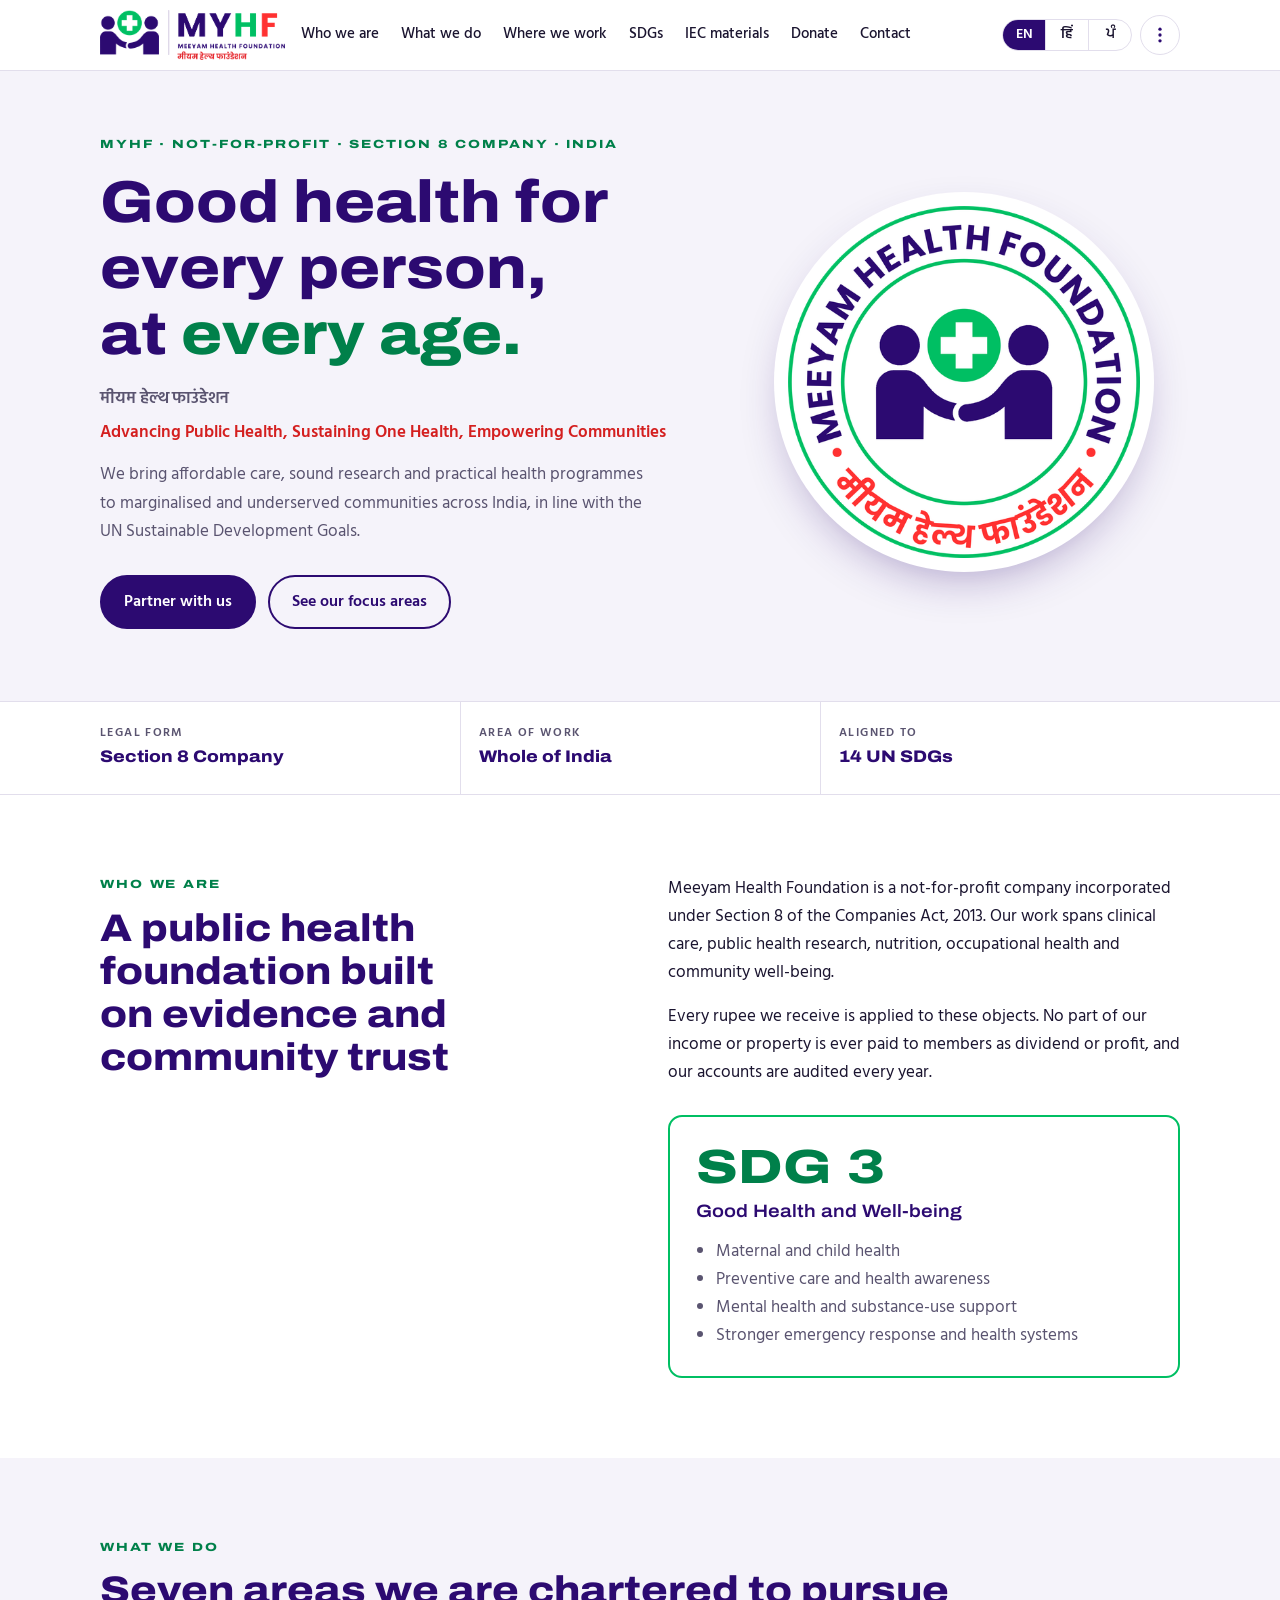
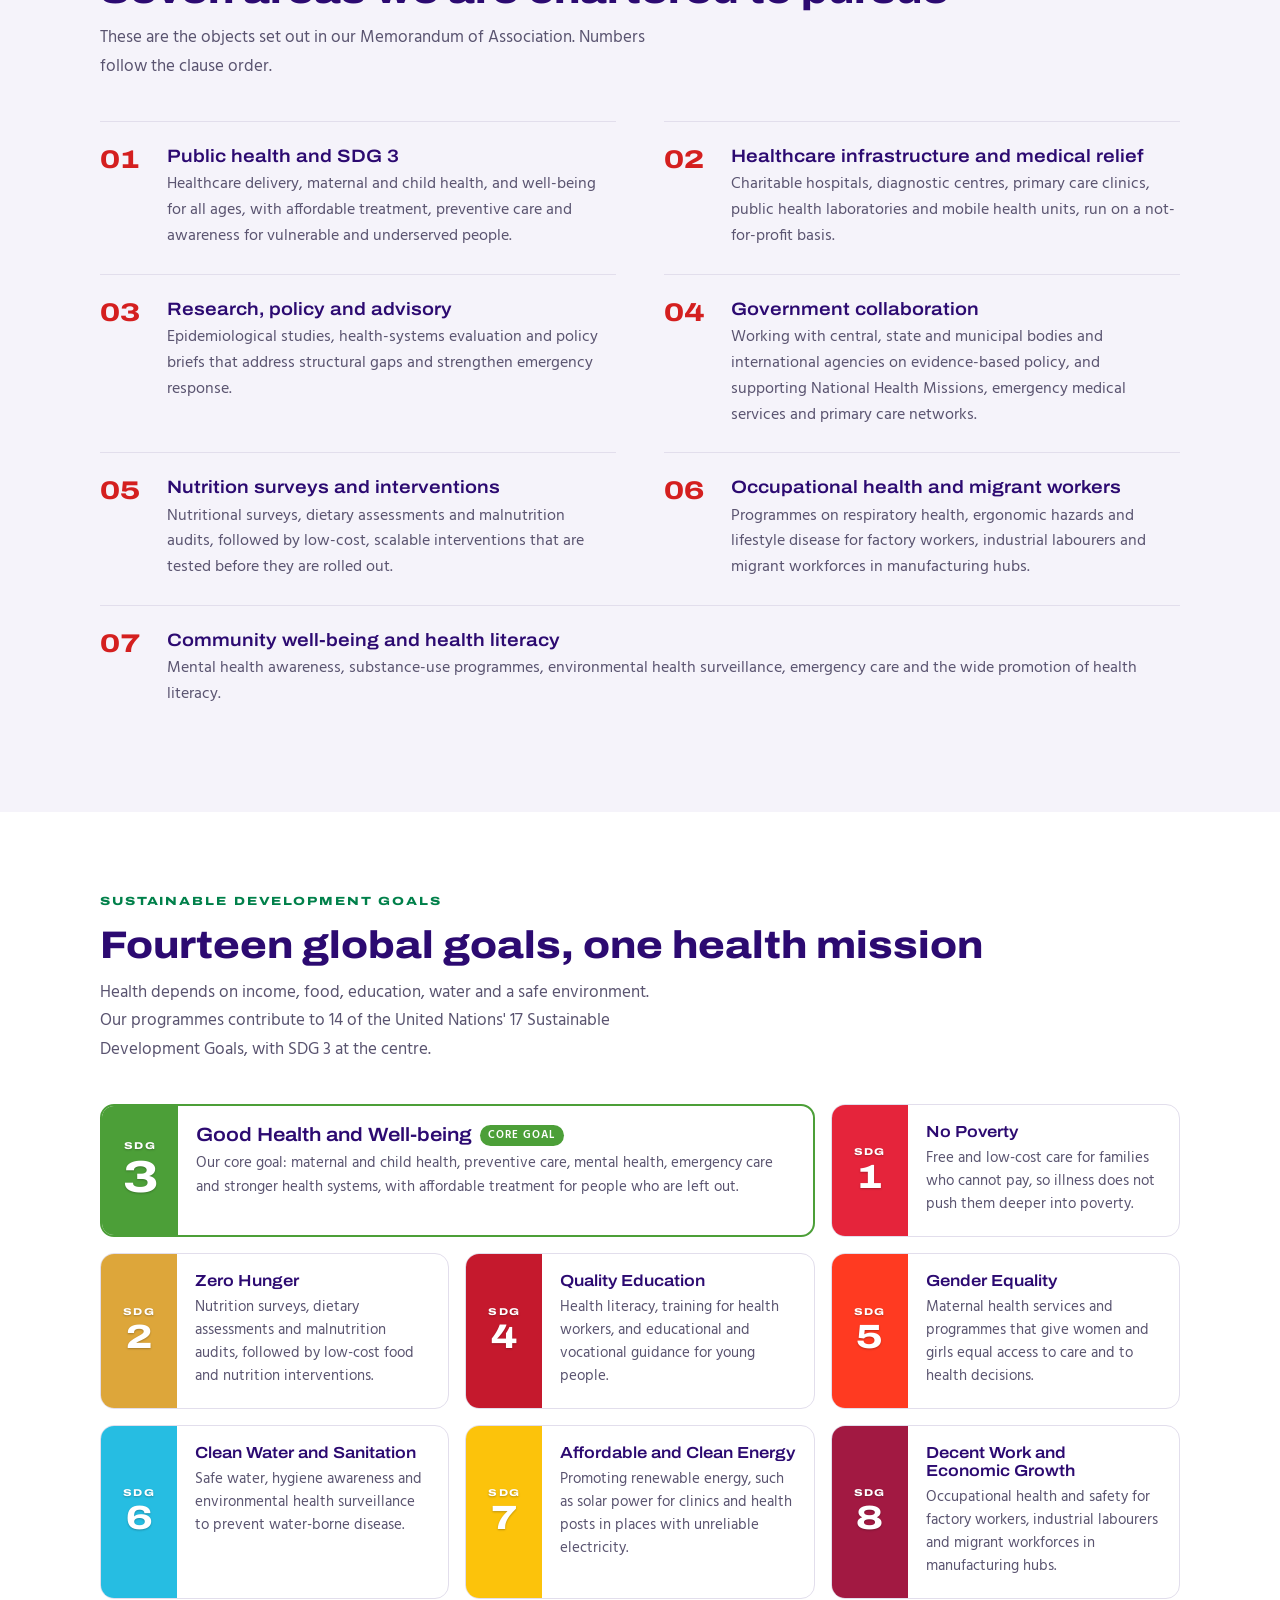
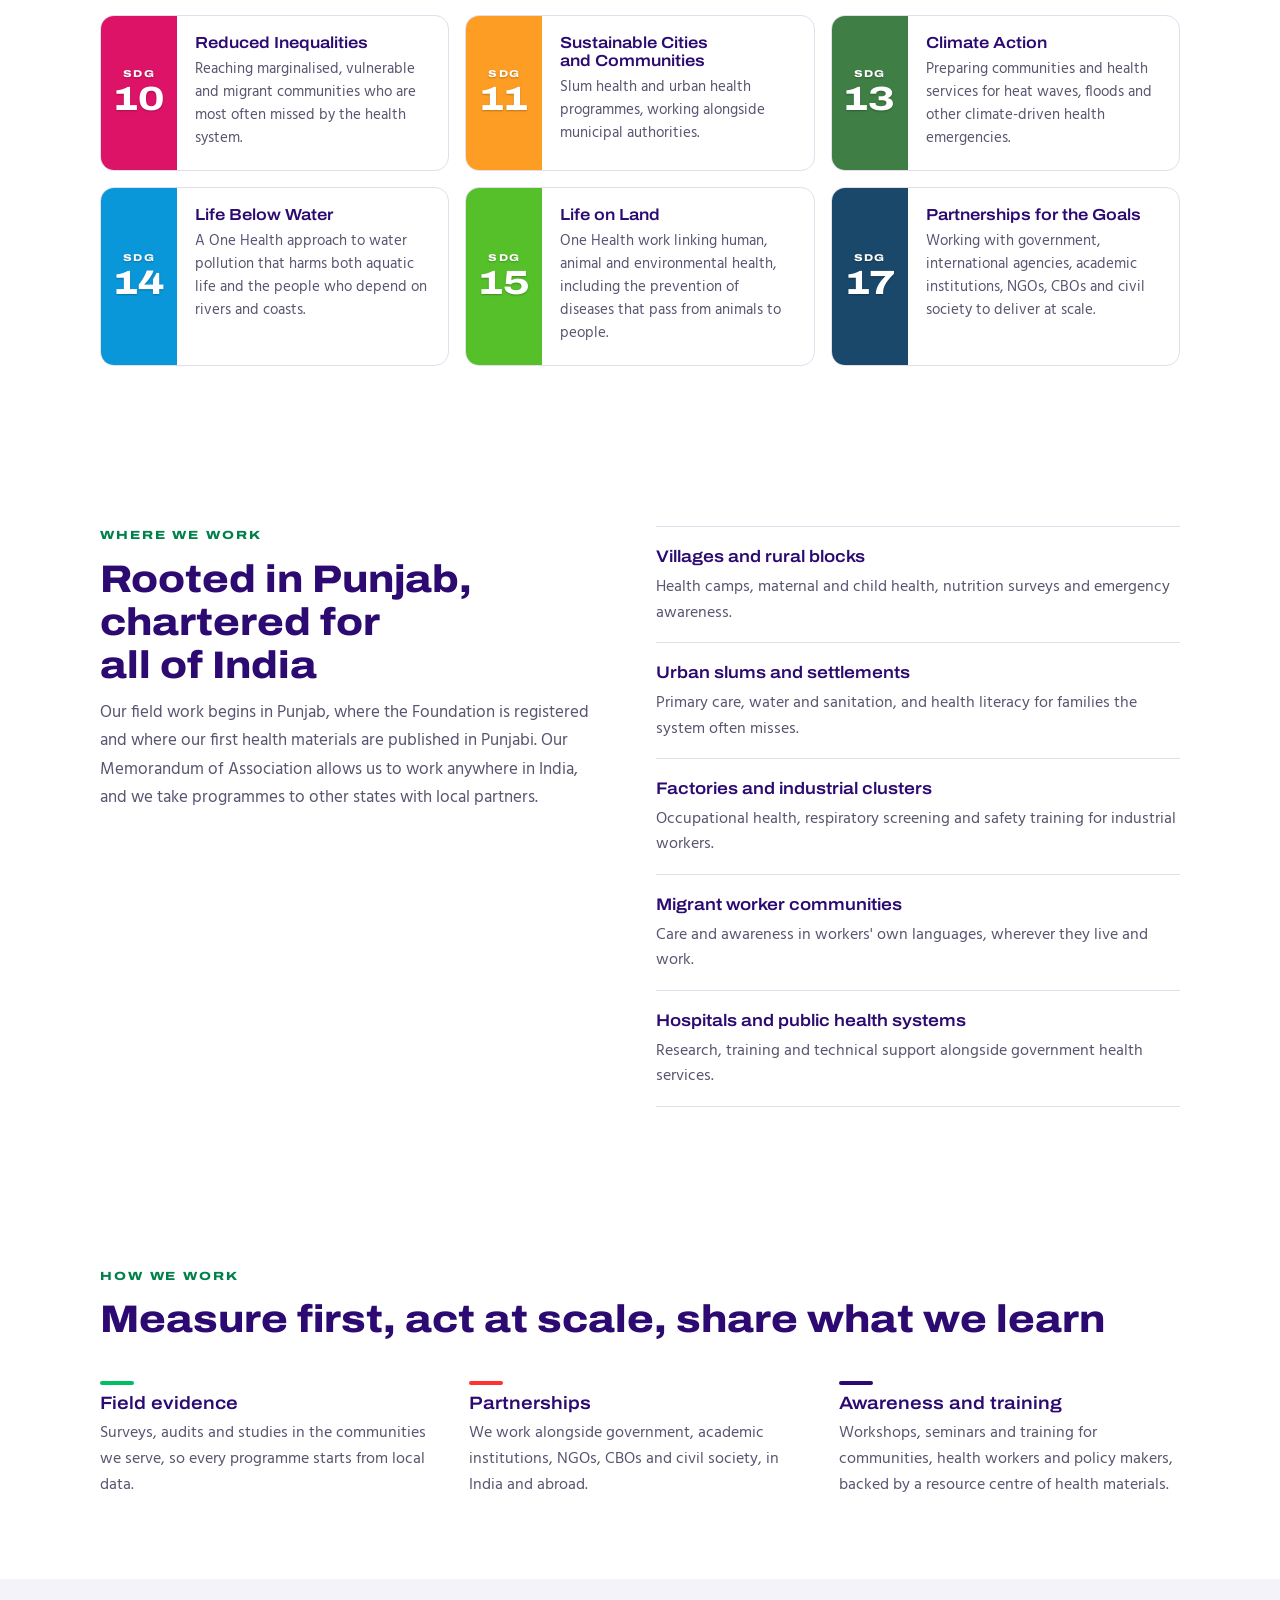
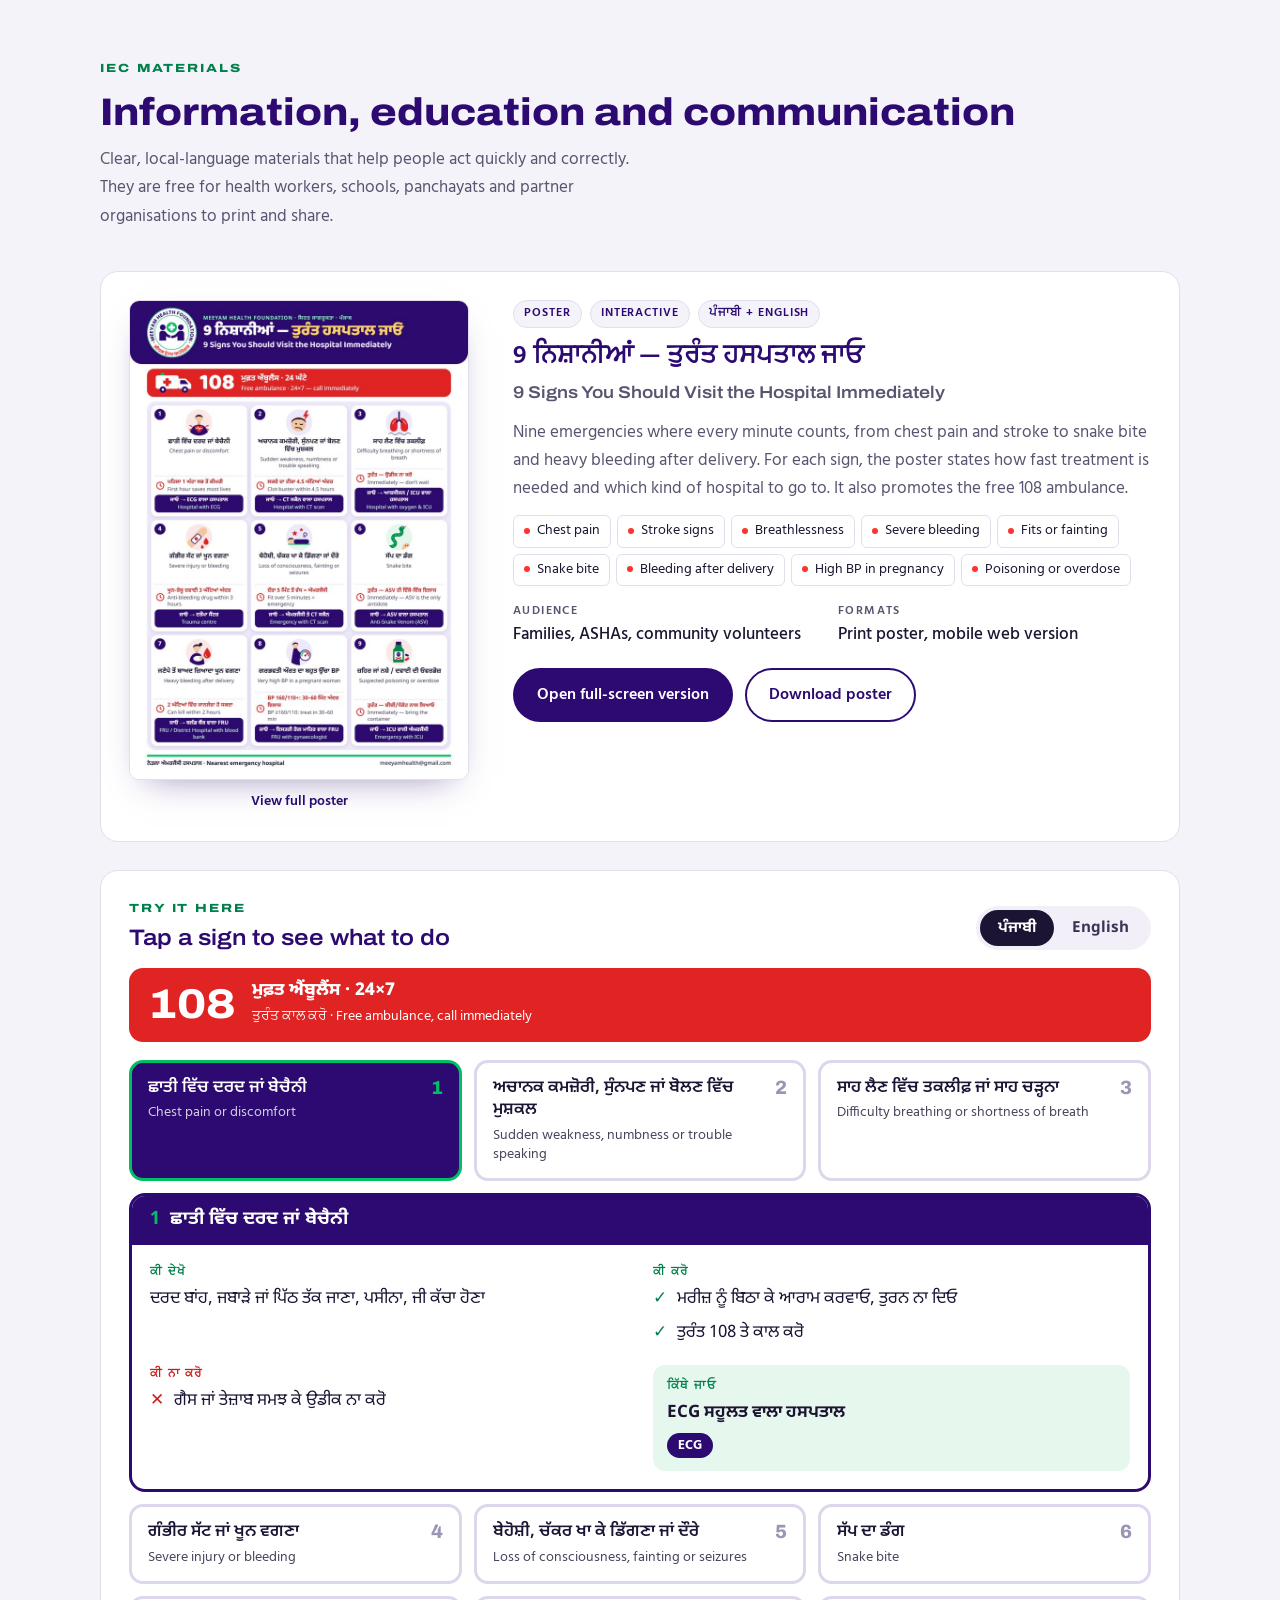
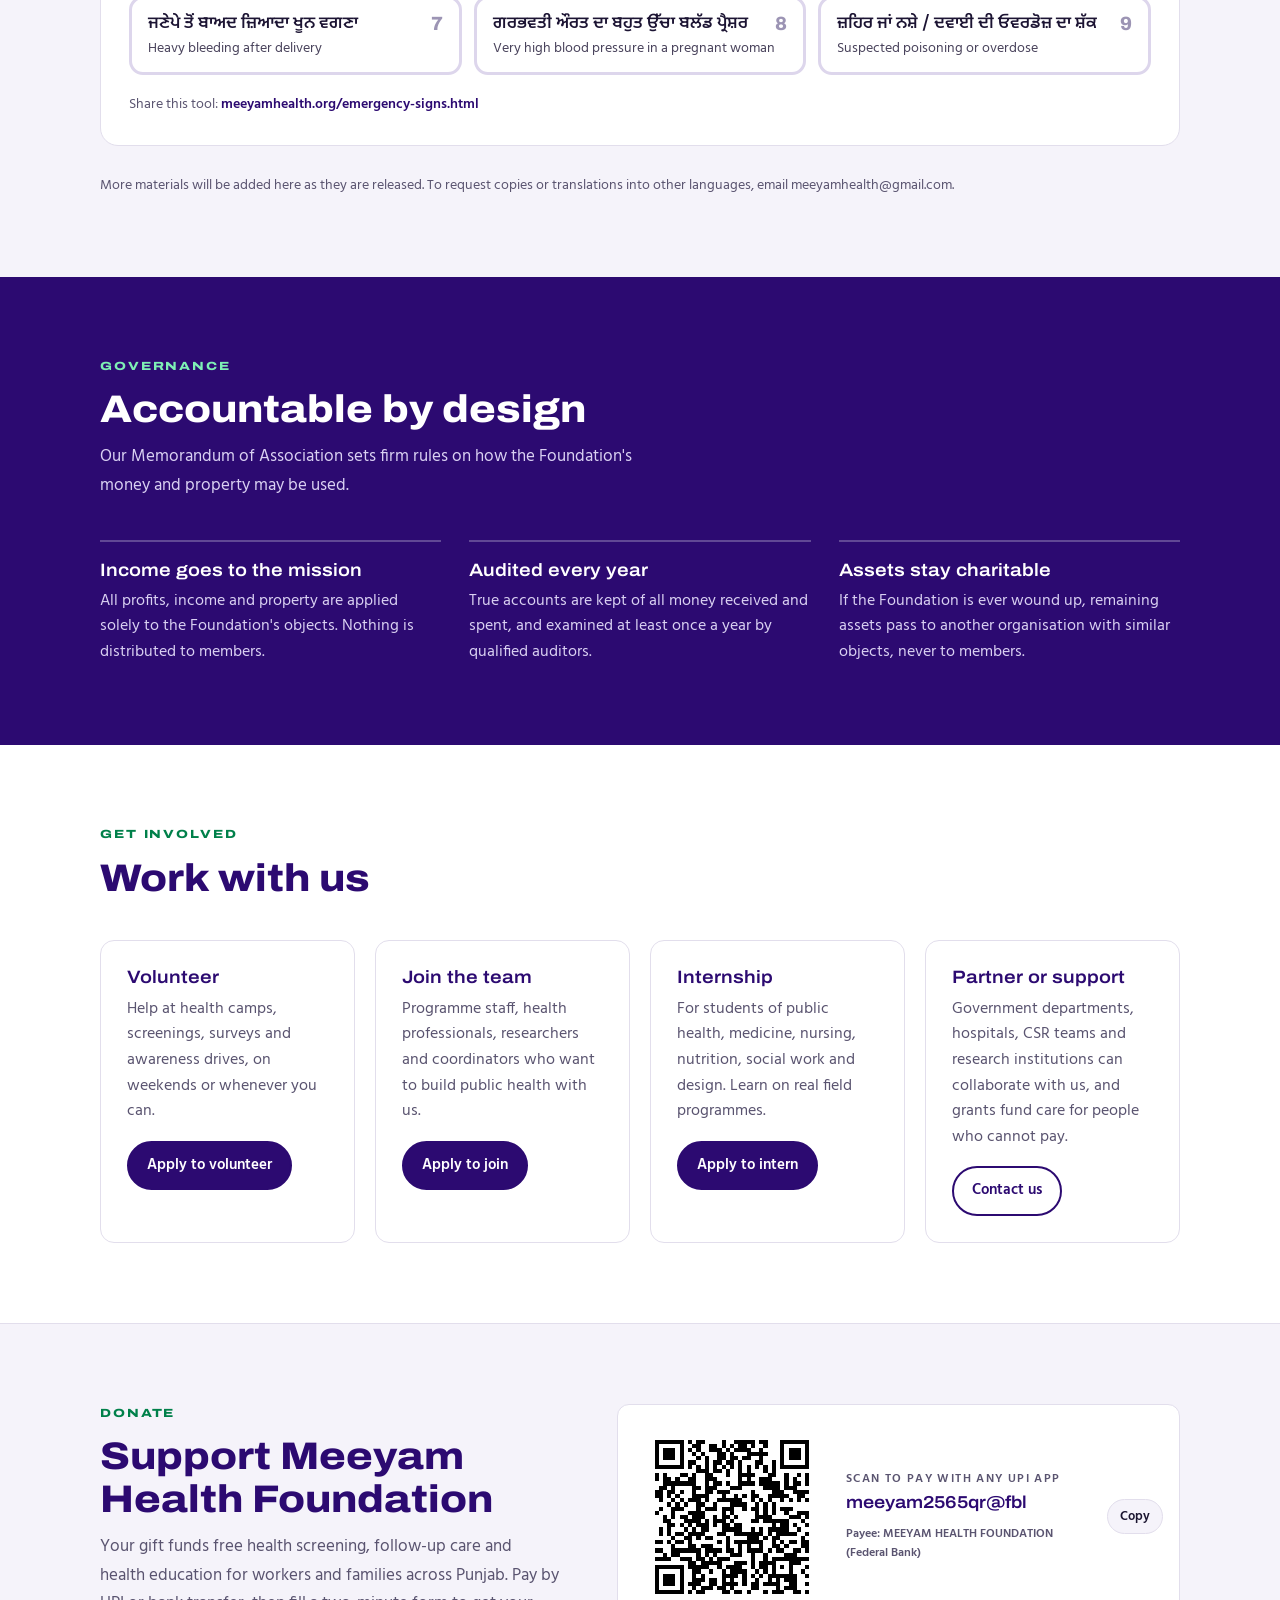
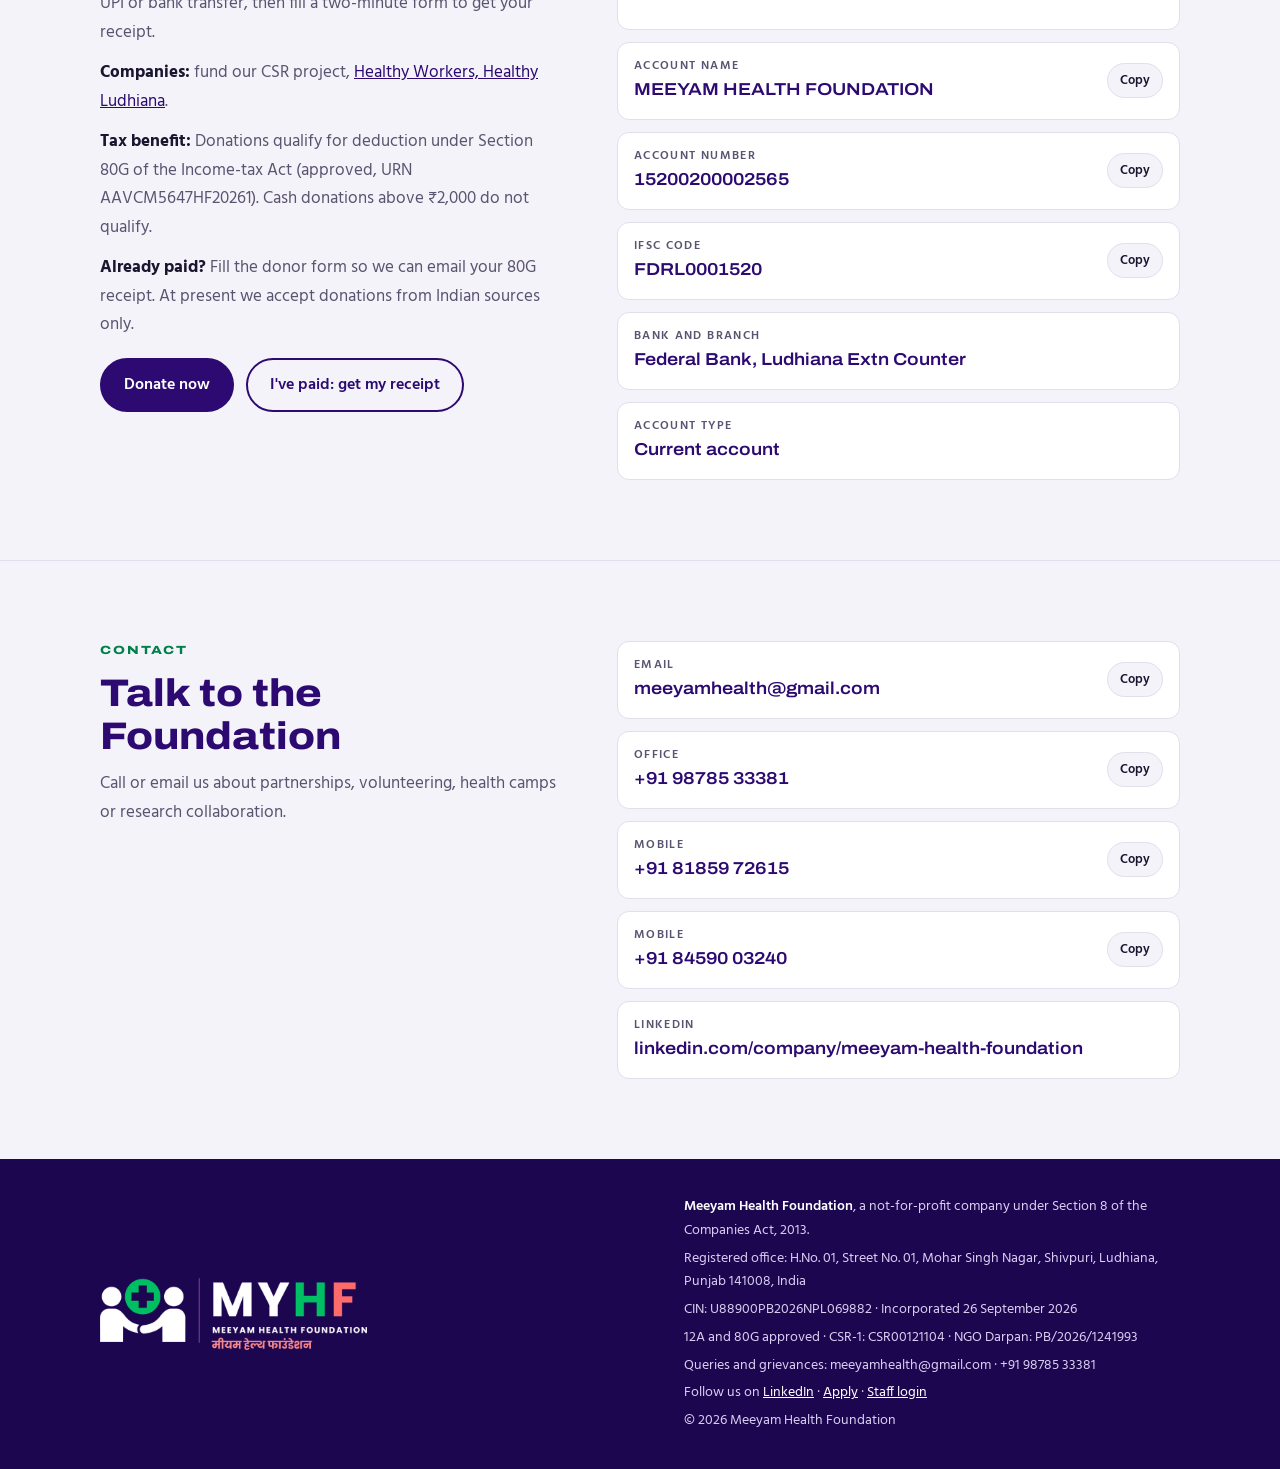
<file: index.html>
<!doctype html>
<html lang="en">
<head>
<meta charset="utf-8">
<meta name="viewport" content="width=device-width, initial-scale=1, viewport-fit=cover">
<meta name="description" content="Meeyam Health Foundation (MYHF) is a not-for-profit in Punjab, India, working on public health, NCDs, nutrition and research with government programmes.">
<meta property="og:title" content="Meeyam Health Foundation (MYHF)">
<meta property="og:description" content="Advancing Public Health, Sustaining One Health, Empowering Communities">
<link rel="canonical" href="https://meeyamhealth.org/">
<meta property="og:url" content="https://meeyamhealth.org/">
<meta property="og:site_name" content="Meeyam Health Foundation">
<meta property="og:image" content="https://meeyamhealth.org/share.jpg">
<meta name="twitter:card" content="summary_large_image">
<script type="application/ld+json">
{"@context":"https://schema.org","@type":"NGO","name":"Meeyam Health Foundation","alternateName":["MYHF","मीयम हेल्थ फाउंडेशन"],"url":"https://meeyamhealth.org/","logo":"https://meeyamhealth.org/emblem.png","slogan":"Advancing Public Health, Sustaining One Health, Empowering Communities","description":"Not-for-profit Section 8 company in Punjab, India, working on public health, nutrition, occupational health and community well-being in line with the UN Sustainable Development Goals.","email":"meeyamhealth@gmail.com","telephone":"+91-98785-33381","areaServed":"IN","sameAs":["https://www.linkedin.com/company/meeyam-health-foundation/"],"foundingDate":"2026-09-26","identifier":"U88900PB2026NPL069882","address":{"@type":"PostalAddress","streetAddress":"H.No. 01, Street No. 01, Mohar Singh Nagar, Shivpuri","addressLocality":"Ludhiana","addressRegion":"Punjab","postalCode":"141008","addressCountry":"IN"}}
</script>
<meta property="og:type" content="website">
<meta name="theme-color" content="#2C0A71">
<link rel="icon" href="/favicon.ico" sizes="48x48">
<link rel="icon" type="image/png" sizes="192x192" href="/icon-192.png">
<link rel="apple-touch-icon" href="/icon-192.png">
<title>Meeyam Health Foundation</title>
<link rel="preconnect" href="https://fonts.googleapis.com">
<link rel="preconnect" href="https://fonts.gstatic.com" crossorigin>
<link rel="stylesheet" href="https://fonts.googleapis.com/css2?family=Archivo:wdth,wght@112,600;112,800;125,800&family=Hind:wght@400;500;600&family=Noto+Sans+Gurmukhi:wght@400;600;700&display=swap">
<style>
/* Layout: seal-led hero, a ledger of the seven MOA objects, a charter strip, then contact. Indigo carries the page; green and red appear only as the logo uses them. */
:root{
  --indigo:#2C0A71;      /* logo ink */
  --indigo-deep:#1D0650;
  --green:#00BF63;       /* logo ring */
  --red:#FF3131;         /* logo cross */
  --bg:#FFFFFF;
  --paper:#F5F3FA;       /* indigo-tinted neutral */
  --ink:#1B1530;
  --muted:#5A5470;
  --line:#E2DEEC;
  --accent-text:#2C0A71;
  --green-text:#00804A;
  --red-text:#D41F1F;
  --display:"Archivo","Arial Black","Helvetica Neue",Arial,sans-serif;
  --gur:"Noto Sans Gurmukhi","Hind","Noto Sans",system-ui,sans-serif;
  --body:"Hind","Segoe UI","Noto Sans",system-ui,sans-serif;
  --max:1120px;
}
@media (prefers-color-scheme: dark){:root:not([data-theme="light"]){
  --bg:#110A24;--paper:#1A1233;--ink:#EEEAF7;--muted:#B0A8C8;--line:#2E2550;
  --accent-text:#C9B8FF;--green-text:#3DDC8F;--red-text:#FF7070;color-scheme:dark}}
:root[data-theme="dark"]{
  --bg:#110A24;--paper:#1A1233;--ink:#EEEAF7;--muted:#B0A8C8;--line:#2E2550;
  --accent-text:#C9B8FF;--green-text:#3DDC8F;--red-text:#FF7070;color-scheme:dark}

*{box-sizing:border-box}
html{scroll-behavior:smooth}
@media (prefers-reduced-motion:reduce){html{scroll-behavior:auto}}
body{background:var(--bg);color:var(--ink);font-family:var(--body);font-size:17px;line-height:1.65;margin:0}
.wrap{max-width:var(--max);margin-inline:auto;padding-inline:20px}
h1,h2,h3{font-family:var(--display);font-stretch:112%;line-height:1.12;text-wrap:balance;margin:0;color:var(--accent-text)}
h2{font-size:clamp(1.7rem,3.4vw,2.4rem);font-weight:800}
h3{font-size:1.12rem;font-weight:600}
p{margin:0}
a{color:var(--accent-text)}
:focus-visible{outline:3px solid var(--green);outline-offset:3px;border-radius:4px}
.eyebrow{font-family:var(--display);font-stretch:125%;font-weight:800;font-size:.74rem;letter-spacing:.16em;text-transform:uppercase;color:var(--green-text)}
.lede{color:var(--muted);font-size:1.08rem;max-width:62ch}

/* header */
.top{position:sticky;top:env(safe-area-inset-top,0px);z-index:10;background:var(--bg);border-bottom:1px solid var(--line)}
.top .wrap{display:flex;align-items:center;justify-content:space-between;gap:16px;padding-block:10px}
.brand{display:flex;align-items:center;gap:12px;text-decoration:none;color:var(--accent-text)}
.brand img{height:50px;width:auto;display:block}
.brand b{font-family:var(--display);font-stretch:125%;font-weight:800;font-size:.95rem;letter-spacing:.06em;line-height:1.15;display:block}
.brand span{font-size:.78rem;color:var(--muted)}
.nav{display:flex;gap:22px;flex-wrap:wrap}
.nav a{text-decoration:none;color:var(--ink);font-weight:500;font-size:.95rem}
.nav a:hover{color:var(--accent-text);text-decoration:underline;text-underline-offset:4px}
@media (max-width:760px){.nav{display:none}}

/* hero */
.hero{background:var(--paper);border-bottom:1px solid var(--line)}
.hero .wrap{display:grid;grid-template-columns:1.25fr .9fr;gap:48px;align-items:center;padding-block:64px 72px}
.hero h1{font-size:clamp(2.2rem,5.2vw,3.7rem);font-weight:800;margin-block:14px 18px}
.hero h1 em{font-style:normal;color:var(--green-text)}
.hindi{font-family:var(--body);font-weight:600;color:var(--muted);font-size:1.05rem}
.tag{font-weight:600;color:var(--red-text);margin-top:6px}
.cta{display:flex;flex-wrap:wrap;gap:12px;margin-top:28px}
.btn{display:inline-block;padding:12px 22px;border-radius:999px;font-weight:600;text-decoration:none;font-size:1rem;border:2px solid var(--indigo)}
.btn.solid{background:var(--indigo);color:#fff}
.btn.solid:hover{background:var(--indigo-deep)}
.btn.ghost{color:var(--accent-text);border-color:currentColor}
.seal{justify-self:center;width:min(100%,380px);aspect-ratio:1;max-width:100%;border-radius:50%;background:#fff;padding:14px;box-shadow:0 18px 50px -20px rgba(44,10,113,.45)}
.seal img{width:100%;height:100%;display:block}
@media (max-width:820px){.hero .wrap{grid-template-columns:1fr;padding-block:40px 48px;gap:32px}.seal{width:min(72%,300px);order:-1}}

/* facts strip */
.facts{border-bottom:1px solid var(--line)}
.facts .wrap{display:grid;grid-template-columns:repeat(3,1fr);gap:0}
.fact{padding:22px 18px;border-left:1px solid var(--line)}
.fact:first-child{border-left:0;padding-left:0}
.fact small{display:block;font-size:.72rem;letter-spacing:.12em;text-transform:uppercase;color:var(--muted);font-weight:600}
.fact strong{font-family:var(--display);font-stretch:112%;font-weight:800;font-size:1.05rem;color:var(--accent-text)}
@media (max-width:620px){.facts .wrap{grid-template-columns:1fr}.fact{border-left:0;padding-left:0;border-top:1px solid var(--line)}.fact:first-child{border-top:0}}

section{padding-block:80px}
.head{display:grid;gap:12px;margin-bottom:40px}

/* about */
.about .wrap{display:grid;grid-template-columns:1fr 1fr;gap:56px}
.about p+p{margin-top:16px}
.sdg{border:2px solid var(--green);border-radius:14px;padding:26px;display:grid;gap:10px;align-self:start}
.sdg .big{font-family:var(--display);font-stretch:125%;font-weight:800;font-size:3rem;line-height:1;color:var(--green-text)}
.sdg ul{margin:6px 0 0;padding-left:20px;color:var(--muted)}
@media (max-width:820px){.about .wrap{grid-template-columns:1fr;gap:32px}}

/* objects ledger */
.work{background:var(--paper)}
.ledger{list-style:none;margin:0;padding:0;display:grid;grid-template-columns:1fr 1fr;gap:0 48px}
.ledger li{display:grid;grid-template-columns:3.2rem 1fr;gap:16px;padding-block:24px;border-top:1px solid var(--line);min-width:0}
.ledger .n{font-family:var(--display);font-stretch:125%;font-weight:800;font-size:1.6rem;color:var(--red-text);line-height:1.1;font-variant-numeric:tabular-nums}
.ledger p{color:var(--muted);margin-top:6px;font-size:.98rem}
.ledger li:last-child{grid-column:1 / -1}
@media (max-width:820px){.ledger{grid-template-columns:1fr}}
.note{margin-top:28px;font-size:.88rem;color:var(--muted)}

/* how */
.how .grid{display:grid;grid-template-columns:repeat(3,1fr);gap:28px}
.how .item{display:grid;gap:8px;align-content:start}
.how .item i{display:block;width:34px;height:4px;border-radius:2px;background:var(--green)}
.how .item:nth-child(2) i{background:var(--red)}
.how .item:nth-child(3) i{background:var(--indigo)}
.how .item p{color:var(--muted);font-size:.98rem}
@media (max-width:820px){.how .grid{grid-template-columns:1fr}}

/* charter */
.charter{background:var(--indigo);color:#fff}
.charter h2,.charter h3{color:#fff}
.charter .eyebrow{color:#7EF0B5}
.charter .lede{color:#D9D0F2}
.charter .cols{display:grid;grid-template-columns:repeat(3,1fr);gap:28px;margin-top:8px}
.charter .col{border-top:2px solid rgba(255,255,255,.25);padding-top:18px;display:grid;gap:8px;align-content:start}
.charter .col p{color:#D9D0F2;font-size:.97rem}
.people{display:flex;flex-wrap:wrap;gap:14px;margin-top:36px}
.person{background:rgba(255,255,255,.08);border:1px solid rgba(255,255,255,.18);border-radius:12px;padding:16px 20px;min-width:0}
.person b{display:block;font-family:var(--display);font-stretch:112%;font-weight:600}
.person span{font-size:.88rem;color:#D9D0F2}
@media (max-width:820px){.charter .cols{grid-template-columns:1fr}}

/* involve */
.involve .grid{display:grid;grid-template-columns:repeat(4,1fr);gap:20px}
.involve .card .btn{justify-self:start;margin-top:6px;padding:10px 18px;font-size:.95rem}
@media (max-width:1040px){.involve .grid{grid-template-columns:1fr 1fr}}
.card{border:1px solid var(--line);border-radius:14px;padding:26px;display:grid;gap:10px;align-content:start;background:var(--bg)}
.card p{color:var(--muted);font-size:.97rem}
@media (max-width:620px){.involve .grid{grid-template-columns:1fr}}

/* contact */
.contact{background:var(--paper);border-top:1px solid var(--line)}
.contact .wrap{display:grid;grid-template-columns:.9fr 1.1fr;gap:56px}
.lines{display:grid;gap:12px}
.line{display:flex;align-items:center;justify-content:space-between;gap:12px;background:var(--bg);border:1px solid var(--line);border-radius:12px;padding:14px 16px;min-width:0}
.line div{min-width:0}
.line small{display:block;font-size:.72rem;letter-spacing:.12em;text-transform:uppercase;color:var(--muted);font-weight:600}
.line a,.line .val{font-family:var(--display);font-stretch:112%;font-weight:600;font-size:1.08rem;text-decoration:none;color:var(--accent-text);overflow-wrap:anywhere;user-select:all}
.copy{flex:none;font:600 .82rem var(--body);border:1px solid var(--line);background:var(--paper);color:var(--ink);border-radius:999px;padding:6px 12px;cursor:pointer}
.copy:hover{border-color:var(--accent-text)}
@media (max-width:820px){.contact .wrap{grid-template-columns:1fr;gap:32px}}

footer{background:var(--indigo-deep);color:#D9D0F2;font-size:.9rem}
footer .wrap{display:flex;flex-wrap:wrap;gap:24px;align-items:center;justify-content:space-between;padding-block:36px}
footer .fb{display:flex;align-items:center;gap:14px}
footer .fb img{height:72px;width:auto;max-width:100%}
footer .legal{display:grid;gap:4px;max-width:62ch}footer .legal strong{color:#fff;font-weight:600}
footer b{color:#fff;font-family:var(--display);font-stretch:125%;font-weight:800;letter-spacing:.06em;display:block}

/* SDG tiles: official UN goal colours, our own type */
.sdg-grid{list-style:none;margin:0;padding:0;display:grid;grid-template-columns:repeat(3,1fr);gap:16px}
.sdg-t{display:grid;grid-template-columns:76px 1fr;border:1px solid var(--line);border-radius:14px;overflow:hidden;background:var(--bg);min-width:0}
.sdg-n{background:var(--c);color:#fff;font-family:var(--display);font-stretch:125%;font-weight:800;font-size:2.1rem;line-height:1;display:flex;flex-direction:column;align-items:center;justify-content:center;gap:4px;text-shadow:0 1px 2px rgba(0,0,0,.25)}
.sdg-n small{font-size:.62rem;letter-spacing:.14em}
.sdg-b{padding:18px 18px 20px;display:grid;gap:6px;align-content:start;min-width:0}
.sdg-b h3{font-size:1rem}
.sdg-b p{color:var(--muted);font-size:.93rem;line-height:1.55}
.sdg-t.core{border:2px solid var(--c);grid-column:span 2}
.sdg-t.core .sdg-n{font-size:2.8rem}
.sdg-t.core h3{font-size:1.2rem}
.sdg-t.core h3::after{content:"Core goal";display:inline-block;margin-left:8px;vertical-align:middle;font:600 .66rem var(--body);letter-spacing:.1em;text-transform:uppercase;color:#fff;background:#4C9F38;border-radius:999px;padding:2px 8px}
@media (max-width:900px){.sdg-grid{grid-template-columns:1fr 1fr}.sdg-t.core{grid-column:auto}}
@media (max-width:620px){.sdg-grid{grid-template-columns:1fr}}

/* where we work */
.where .wrap{display:grid;grid-template-columns:1fr 1.05fr;gap:56px}
.places{list-style:none;margin:0;padding:0;display:grid}
.places li{display:grid;gap:4px;padding-block:16px;border-top:1px solid var(--line)}
.places li:last-child{border-bottom:1px solid var(--line)}
.places b{font-family:var(--display);font-stretch:112%;font-weight:600;color:var(--accent-text);font-size:1.05rem}
.places span{color:var(--muted);font-size:.97rem}
@media (max-width:820px){.where .wrap{grid-template-columns:1fr;gap:28px}}

/* IEC */
.iec{background:var(--paper)}
.iec-item{display:grid;grid-template-columns:minmax(0,340px) 1fr;gap:44px;align-items:start;background:var(--bg);border:1px solid var(--line);border-radius:18px;padding:28px}
.iec-thumb{display:grid;gap:10px;padding:0;border:0;background:none;cursor:zoom-in;text-align:center;color:var(--accent-text);font:600 .9rem var(--body)}
.iec-thumb img{width:100%;border-radius:10px;border:1px solid var(--line);box-shadow:0 14px 34px -18px rgba(44,10,113,.5);transition:transform .2s}
.iec-thumb:hover img{transform:translateY(-3px)}
.iec-body{display:grid;gap:12px;min-width:0}
.iec-body h3{font-family:var(--body);font-weight:600;font-size:1.6rem;line-height:1.3}
.iec-en{font-family:var(--display);font-stretch:112%;font-weight:600;color:var(--ink);margin-top:-6px}
.iec-body>p{color:var(--muted)}
.iec-tags{display:flex;flex-wrap:wrap;gap:8px}
.iec-tags span{font-size:.74rem;font-weight:600;letter-spacing:.08em;text-transform:uppercase;padding:3px 10px;border-radius:999px;background:var(--paper);color:var(--accent-text);border:1px solid var(--line)}
.signs{list-style:none;margin:0;padding:0;display:flex;flex-wrap:wrap;gap:6px}
.signs li{font-size:.86rem;padding:4px 10px;border-radius:6px;border:1px solid var(--line);color:var(--ink)}
.signs li::before{content:"";display:inline-block;width:6px;height:6px;border-radius:50%;background:var(--red);margin-right:7px;vertical-align:middle}
.meta{display:grid;grid-template-columns:1fr 1fr;gap:12px;margin:4px 0 0}
.meta dt{font-size:.72rem;letter-spacing:.12em;text-transform:uppercase;color:var(--muted);font-weight:600}
.meta dd{margin:0;font-weight:500}
@media (max-width:820px){.iec-item{grid-template-columns:1fr;gap:24px;padding:20px}.iec-thumb{max-width:300px;justify-self:center}.meta{grid-template-columns:1fr}}
dialog#poster-dialog{border:0;padding:0;background:transparent;max-width:min(92vw,820px);max-height:92vh}
dialog#poster-dialog::backdrop{background:rgba(17,10,36,.82)}
dialog#poster-dialog img{display:block;width:100%;height:auto;border-radius:8px}
dialog#poster-dialog .close{position:sticky;top:0;float:right;margin:0 0 8px;font:600 .9rem var(--body);background:#fff;color:#2C0A71;border:0;border-radius:999px;padding:8px 16px;cursor:pointer}

/* embedded interactive IEC: always a white poster board */
.ei{margin-top:28px;background:#fff;color:#1C1433;border:1px solid var(--line);border-radius:18px;padding:28px;display:grid;gap:18px}
.ei .eyebrow{color:#00804A}
.ei-head{display:flex;flex-wrap:wrap;align-items:end;justify-content:space-between;gap:12px}
.ei-title{font-size:1.4rem;color:#2C0A71;margin-top:6px}
.ei-toggle{display:inline-flex;background:#F2EFF8;border-radius:999px;padding:4px}
.ei-toggle button{all:unset;cursor:pointer;padding:8px 18px;border-radius:999px;font:700 .95rem var(--gur);color:#3B3354}
.ei-toggle button[aria-pressed="true"]{background:#1C1433;color:#fff}
.ei-toggle button:focus-visible,.ei-sign:focus-visible{outline:3px solid #00BF63;outline-offset:2px}
.ei-amb{display:flex;align-items:center;gap:16px;background:#E02424;color:#fff;border-radius:14px;padding:12px 20px;text-decoration:none}
.ei-amb .n{font-family:var(--display);font-stretch:112%;font-weight:800;font-size:2.6rem;line-height:1}
.ei-amb b{display:block;font:800 1.1rem/1.25 var(--gur)}
.ei-amb .t span{font-size:.9rem}
.ei-grid{list-style:none;margin:0;padding:0;display:grid;grid-template-columns:repeat(3,minmax(0,1fr));gap:12px}
@media (max-width:760px){.ei-grid{grid-template-columns:repeat(2,minmax(0,1fr))}}
@media (max-width:460px){.ei-grid{grid-template-columns:1fr}.ei{padding:16px}.ei-amb{gap:10px;padding:10px 14px}.ei-amb .n{font-size:2rem}.ei-amb b{font-size:.95rem}.ei-amb .t span{font-size:.8rem}}
.ei-sign{all:unset;box-sizing:border-box;cursor:pointer;width:100%;height:100%;display:grid;grid-template-columns:1fr auto;align-content:start;gap:4px 10px;padding:14px 16px;border-radius:14px;background:#fff;border:3px solid #DDD6EC;color:#1C1433}
.ei-sign:hover{border-color:#B9AEDA}
.ei-sign[aria-expanded="true"]{background:#2C0A71;color:#fff;border-color:#00BF63}
.ei-sign .k{font:600 1.05rem/1.35 var(--gur)}
.ei-sign .num{font-family:var(--display);font-weight:800;font-size:1.2rem;color:#9C94B4;line-height:1.1}
.ei-sign[aria-expanded="true"] .num{color:#00BF63}
.ei-sign .e{grid-column:1/-1;font-size:.85rem;opacity:.8;line-height:1.4}
@media (max-width:460px){.ei-sign .e{display:none}}
.ei-detail{grid-column:1/-1;border:3px solid #2C0A71;border-radius:16px;overflow:hidden;background:#fff}
.ei-detail h4{margin:0;background:#2C0A71;color:#fff;padding:12px 18px;font:700 1.15rem/1.35 var(--gur);display:flex;gap:10px}
.ei-detail h4 span{color:#00BF63}
.ei-d{display:grid;grid-template-columns:1fr 1fr;gap:18px 26px;padding:18px;font-family:var(--gur)}
@media (max-width:620px){.ei-d{grid-template-columns:1fr;padding:14px;gap:14px}}
.ei-d p{margin:0;color:#1C1433}
.ei-l{font:700 .72rem var(--body);letter-spacing:.12em;text-transform:uppercase;color:#00804A;margin-bottom:4px}
.ei-l.no{color:#C81E1E}
.ei-d ul{list-style:none;margin:0;padding:0;display:grid;gap:6px}
.ei-d li,.ei-dont{display:grid;grid-template-columns:18px 1fr;gap:6px}
.ei-d li::before{content:"✓";color:#00804A;font-weight:800}
.ei-dont::before{content:"✕";color:#C81E1E;font-weight:800}
.ei-where{background:#E6F7EE;border-radius:12px;padding:12px 14px}
.ei-where p{font-weight:700}
.ei-tag{display:inline-block;margin-top:6px;background:#2C0A71;color:#fff;border-radius:999px;padding:2px 11px;font:700 .8rem var(--body)}
.ei-foot{margin:0;font-size:.88rem;color:#5A5470}
.ei-url{font-weight:600;color:#2C0A71;user-select:all;overflow-wrap:anywhere}
</style>
</head>
<body>
<header class="top">
  <div class="wrap">
    <a class="brand" href="#home" aria-label="Meeyam Health Foundation, home">
      <picture><source media="(prefers-color-scheme: dark)" srcset="logo-header-dark.png"><img src="logo-header.png" alt="MYHF, Meeyam Health Foundation"></picture>
    </a>
    <nav class="nav" aria-label="Main">
      <a href="#about">Who we are</a>
      <a href="#work">What we do</a>
      <a href="#where">Where we work</a>
      <a href="#sdgs">SDGs</a>
      <a href="#iec">IEC materials</a>
      <a href="#donate">Donate</a><a href="#contact">Contact</a>
    </nav>
  </div>
</header>

<main id="home">
  <div class="hero">
    <div class="wrap">
      <div>
        <div class="eyebrow">MYHF · Not-for-profit · Section 8 company · India</div>
        <h1>Good health for every person, at <em>every age.</em></h1>
        <p class="hindi" lang="hi">मीयम हेल्थ फाउंडेशन</p>
        <p class="tag">Advancing Public Health, Sustaining One Health, Empowering Communities</p>
        <p class="lede" style="margin-top:14px">We bring affordable care, sound research and practical health programmes to marginalised and underserved communities across India, in line with the UN Sustainable Development Goals.</p>
        <div class="cta">
          <a class="btn solid" href="#involve">Partner with us</a>
          <a class="btn ghost" href="#work">See our focus areas</a>
        </div>
      </div>
      <div class="seal"><img src="emblem.png" alt="Meeyam Health Foundation seal: two people joining hands beneath a green health plus"></div>
    </div>
  </div>

  <div class="facts">
    <div class="wrap">
      <div class="fact"><small>Legal form</small><strong>Section 8 Company</strong></div>
      <div class="fact"><small>Area of work</small><strong>Whole of India</strong></div>
      <div class="fact"><small>Aligned to</small><strong>14 UN SDGs</strong></div>
    </div>
  </div>

  <section class="about" id="about">
    <div class="wrap">
      <div class="head" style="margin:0;align-content:start">
        <div class="eyebrow">Who we are</div>
        <h2>A public health foundation built on evidence and community trust</h2>
      </div>
      <div>
        <p>Meeyam Health Foundation is a not-for-profit company incorporated under Section 8 of the Companies Act, 2013. Our work spans clinical care, public health research, nutrition, occupational health and community well-being.</p>
        <p>Every rupee we receive is applied to these objects. No part of our income or property is ever paid to members as dividend or profit, and our accounts are audited every year.</p>
        <div class="sdg" style="margin-top:28px">
          <div class="big">SDG 3</div>
          <h3>Good Health and Well-being</h3>
          <ul>
            <li>Maternal and child health</li>
            <li>Preventive care and health awareness</li>
            <li>Mental health and substance-use support</li>
            <li>Stronger emergency response and health systems</li>
          </ul>
        </div>
      </div>
    </div>
  </section>

  <section class="work" id="work">
    <div class="wrap">
      <div class="head">
        <div class="eyebrow">What we do</div>
        <h2>Seven areas we are chartered to pursue</h2>
        <p class="lede">These are the objects set out in our Memorandum of Association. Numbers follow the clause order.</p>
      </div>
      <ol class="ledger">
        <li><span class="n">01</span><div><h3>Public health and SDG 3</h3><p>Healthcare delivery, maternal and child health, and well-being for all ages, with affordable treatment, preventive care and awareness for vulnerable and underserved people.</p></div></li>
        <li><span class="n">02</span><div><h3>Healthcare infrastructure and medical relief</h3><p>Charitable hospitals, diagnostic centres, primary care clinics, public health laboratories and mobile health units, run on a not-for-profit basis.</p></div></li>
        <li><span class="n">03</span><div><h3>Research, policy and advisory</h3><p>Epidemiological studies, health-systems evaluation and policy briefs that address structural gaps and strengthen emergency response.</p></div></li>
        <li><span class="n">04</span><div><h3>Government collaboration</h3><p>Working with central, state and municipal bodies and international agencies on evidence-based policy, and supporting National Health Missions, emergency medical services and primary care networks.</p></div></li>
        <li><span class="n">05</span><div><h3>Nutrition surveys and interventions</h3><p>Nutritional surveys, dietary assessments and malnutrition audits, followed by low-cost, scalable interventions that are tested before they are rolled out.</p></div></li>
        <li><span class="n">06</span><div><h3>Occupational health and migrant workers</h3><p>Programmes on respiratory health, ergonomic hazards and lifestyle disease for factory workers, industrial labourers and migrant workforces in manufacturing hubs.</p></div></li>
        <li><span class="n">07</span><div><h3>Community well-being and health literacy</h3><p>Mental health awareness, substance-use programmes, environmental health surveillance, emergency care and the wide promotion of health literacy.</p></div></li>
      </ol>
    </div>
  </section>

  <section class="goals" id="sdgs">
    <div class="wrap">
      <div class="head">
        <div class="eyebrow">Sustainable Development Goals</div>
        <h2>Fourteen global goals, one health mission</h2>
        <p class="lede">Health depends on income, food, education, water and a safe environment. Our programmes contribute to 14 of the United Nations' 17 Sustainable Development Goals, with SDG 3 at the centre.</p>
      </div>
      <ul class="sdg-grid">
        <li class="sdg-t core" style="--c:#4C9F38"><div class="sdg-n"><small>SDG</small>3</div><div class="sdg-b"><h3>Good Health and Well-being</h3><p>Our core goal: maternal and child health, preventive care, mental health, emergency care and stronger health systems, with affordable treatment for people who are left out.</p></div></li>
        <li class="sdg-t" style="--c:#E5243B"><div class="sdg-n"><small>SDG</small>1</div><div class="sdg-b"><h3>No Poverty</h3><p>Free and low-cost care for families who cannot pay, so illness does not push them deeper into poverty.</p></div></li>
        <li class="sdg-t" style="--c:#DDA63A"><div class="sdg-n"><small>SDG</small>2</div><div class="sdg-b"><h3>Zero Hunger</h3><p>Nutrition surveys, dietary assessments and malnutrition audits, followed by low-cost food and nutrition interventions.</p></div></li>
        <li class="sdg-t" style="--c:#C5192D"><div class="sdg-n"><small>SDG</small>4</div><div class="sdg-b"><h3>Quality Education</h3><p>Health literacy, training for health workers, and educational and vocational guidance for young people.</p></div></li>
        <li class="sdg-t" style="--c:#FF3A21"><div class="sdg-n"><small>SDG</small>5</div><div class="sdg-b"><h3>Gender Equality</h3><p>Maternal health services and programmes that give women and girls equal access to care and to health decisions.</p></div></li>
        <li class="sdg-t" style="--c:#26BDE2"><div class="sdg-n"><small>SDG</small>6</div><div class="sdg-b"><h3>Clean Water and Sanitation</h3><p>Safe water, hygiene awareness and environmental health surveillance to prevent water-borne disease.</p></div></li>
        <li class="sdg-t" style="--c:#FCC30B"><div class="sdg-n"><small>SDG</small>7</div><div class="sdg-b"><h3>Affordable and Clean Energy</h3><p>Promoting renewable energy, such as solar power for clinics and health posts in places with unreliable electricity.</p></div></li>
        <li class="sdg-t" style="--c:#A21942"><div class="sdg-n"><small>SDG</small>8</div><div class="sdg-b"><h3>Decent Work and Economic Growth</h3><p>Occupational health and safety for factory workers, industrial labourers and migrant workforces in manufacturing hubs.</p></div></li>
        <li class="sdg-t" style="--c:#DD1367"><div class="sdg-n"><small>SDG</small>10</div><div class="sdg-b"><h3>Reduced Inequalities</h3><p>Reaching marginalised, vulnerable and migrant communities who are most often missed by the health system.</p></div></li>
        <li class="sdg-t" style="--c:#FD9D24"><div class="sdg-n"><small>SDG</small>11</div><div class="sdg-b"><h3>Sustainable Cities and Communities</h3><p>Slum health and urban health programmes, working alongside municipal authorities.</p></div></li>
        <li class="sdg-t" style="--c:#3F7E44"><div class="sdg-n"><small>SDG</small>13</div><div class="sdg-b"><h3>Climate Action</h3><p>Preparing communities and health services for heat waves, floods and other climate-driven health emergencies.</p></div></li>
        <li class="sdg-t" style="--c:#0A97D9"><div class="sdg-n"><small>SDG</small>14</div><div class="sdg-b"><h3>Life Below Water</h3><p>A One Health approach to water pollution that harms both aquatic life and the people who depend on rivers and coasts.</p></div></li>
        <li class="sdg-t" style="--c:#56C02B"><div class="sdg-n"><small>SDG</small>15</div><div class="sdg-b"><h3>Life on Land</h3><p>One Health work linking human, animal and environmental health, including the prevention of diseases that pass from animals to people.</p></div></li>
        <li class="sdg-t" style="--c:#19486A"><div class="sdg-n"><small>SDG</small>17</div><div class="sdg-b"><h3>Partnerships for the Goals</h3><p>Working with government, international agencies, academic institutions, NGOs, CBOs and civil society to deliver at scale.</p></div></li>
      </ul>
    </div>
  </section>

  <section class="where" id="where">
    <div class="wrap">
      <div class="head" style="margin:0;align-content:start">
        <div class="eyebrow">Where we work</div>
        <h2>Rooted in Punjab, chartered for all of India</h2>
        <p class="lede">Our field work begins in Punjab, where the Foundation is registered and where our first health materials are published in Punjabi. Our Memorandum of Association allows us to work anywhere in India, and we take programmes to other states with local partners.</p>
      </div>
      <ul class="places">
        <li><b>Villages and rural blocks</b><span>Health camps, maternal and child health, nutrition surveys and emergency awareness.</span></li>
        <li><b>Urban slums and settlements</b><span>Primary care, water and sanitation, and health literacy for families the system often misses.</span></li>
        <li><b>Factories and industrial clusters</b><span>Occupational health, respiratory screening and safety training for industrial workers.</span></li>
        <li><b>Migrant worker communities</b><span>Care and awareness in workers' own languages, wherever they live and work.</span></li>
        <li><b>Hospitals and public health systems</b><span>Research, training and technical support alongside government health services.</span></li>
      </ul>
    </div>
  </section>

  <section class="how">
    <div class="wrap">
      <div class="head">
        <div class="eyebrow">How we work</div>
        <h2>Measure first, act at scale, share what we learn</h2>
      </div>
      <div class="grid">
        <div class="item"><i></i><h3>Field evidence</h3><p>Surveys, audits and studies in the communities we serve, so every programme starts from local data.</p></div>
        <div class="item"><i></i><h3>Partnerships</h3><p>We work alongside government, academic institutions, NGOs, CBOs and civil society, in India and abroad.</p></div>
        <div class="item"><i></i><h3>Awareness and training</h3><p>Workshops, seminars and training for communities, health workers and policy makers, backed by a resource centre of health materials.</p></div>
      </div>
    </div>
  </section>

  <section class="iec" id="iec">
    <div class="wrap">
      <div class="head">
        <div class="eyebrow">IEC materials</div>
        <h2>Information, education and communication</h2>
        <p class="lede">Clear, local-language materials that help people act quickly and correctly. They are free for health workers, schools, panchayats and partner organisations to print and share.</p>
      </div>
      <article class="iec-item">
        <button class="iec-thumb" type="button" id="open-poster" aria-label="View the full poster">
          <img src="iec-emergency-signs-thumb.jpg" alt="Poster: 9 signs you should visit the hospital immediately, in Punjabi and English">
          <span>View full poster</span>
        </button>
        <div class="iec-body">
          <div class="iec-tags"><span>Poster</span><span>Interactive</span><span>ਪੰਜਾਬੀ + English</span></div>
          <h3 lang="pa">9 ਨਿਸ਼ਾਨੀਆਂ — ਤੁਰੰਤ ਹਸਪਤਾਲ ਜਾਓ</h3>
          <p class="iec-en">9 Signs You Should Visit the Hospital Immediately</p>
          <p>Nine emergencies where every minute counts, from chest pain and stroke to snake bite and heavy bleeding after delivery. For each sign, the poster states how fast treatment is needed and which kind of hospital to go to. It also promotes the free 108 ambulance.</p>
          <ul class="signs">
            <li>Chest pain</li><li>Stroke signs</li><li>Breathlessness</li><li>Severe bleeding</li><li>Fits or fainting</li><li>Snake bite</li><li>Bleeding after delivery</li><li>High BP in pregnancy</li><li>Poisoning or overdose</li>
          </ul>
          <dl class="meta">
            <div><dt>Audience</dt><dd>Families, ASHAs, community volunteers</dd></div>
            <div><dt>Formats</dt><dd>Print poster, mobile web version</dd></div>
          </dl>
          <div class="cta" style="margin-top:6px">
            <a class="btn solid" href="emergency-signs.html" target="_blank" rel="noopener">Open full-screen version</a>
            <!--STD--><a class="btn ghost" href="iec-emergency-signs-poster.jpg" download>Download poster</a><!--/STD-->
          </div>
        </div>
      </article>

      <div class="ei" id="iec-live">
        <div class="ei-head">
          <div>
            <div class="eyebrow">Try it here</div>
            <h3 class="ei-title">Tap a sign to see what to do</h3>
          </div>
          <div class="ei-toggle" role="group" aria-label="Language">
            <button type="button" id="ei-pa" aria-pressed="true" lang="pa">ਪੰਜਾਬੀ</button>
            <button type="button" id="ei-en" aria-pressed="false" lang="en">English</button>
          </div>
        </div>
        <a class="ei-amb" href="tel:108" aria-label="Call 108 for a free ambulance"><span class="n">108</span><span class="t"><b id="ei-amb1">ਮੁਫ਼ਤ ਐਂਬੂਲੈਂਸ · 24×7</b><span id="ei-amb2">Free emergency ambulance — call immediately</span></span></a>
        <ul class="ei-grid" id="ei-grid"></ul>
        <p class="ei-foot">Share this tool: <span class="ei-url">meeyamhealth.org/emergency-signs.html</span></p>
      </div>
      <p class="note">More materials will be added here as they are released. To request copies or translations into other languages, email meeyamhealth@gmail.com.</p>
    </div>
  </section>

  <dialog id="poster-dialog" aria-label="Poster: 9 signs you should visit the hospital immediately">
    <button type="button" class="close" id="close-poster">Close</button>
    <img src="iec-emergency-signs-poster.jpg" alt="Full poster: 9 signs you should visit the hospital immediately, in Punjabi and English">
  </dialog>

  <section class="charter" id="charter">
    <div class="wrap">
      <div class="head">
        <div class="eyebrow">Governance</div>
        <h2>Accountable by design</h2>
        <p class="lede">Our Memorandum of Association sets firm rules on how the Foundation's money and property may be used.</p>
      </div>
      <div class="cols">
        <div class="col"><h3>Income goes to the mission</h3><p>All profits, income and property are applied solely to the Foundation's objects. Nothing is distributed to members.</p></div>
        <div class="col"><h3>Audited every year</h3><p>True accounts are kept of all money received and spent, and examined at least once a year by qualified auditors.</p></div>
        <div class="col"><h3>Assets stay charitable</h3><p>If the Foundation is ever wound up, remaining assets pass to another organisation with similar objects, never to members.</p></div>
      </div>
    </div>
  </section>

  <section class="involve" id="involve">
    <div class="wrap">
      <div class="head">
        <div class="eyebrow">Get involved</div>
        <h2>Work with us</h2>
      </div>
      <div class="grid">
        <div class="card"><h3>Volunteer</h3><p>Help at health camps, screenings, surveys and awareness drives, on weekends or whenever you can.</p><a class="btn solid" href="apply.html#volunteer">Apply to volunteer</a></div>
        <div class="card"><h3>Join the team</h3><p>Programme staff, health professionals, researchers and coordinators who want to build public health with us.</p><a class="btn solid" href="apply.html#member">Apply to join</a></div>
        <div class="card"><h3>Internship</h3><p>For students of public health, medicine, nursing, nutrition, social work and design. Learn on real field programmes.</p><a class="btn solid" href="apply.html#intern">Apply to intern</a></div>
        <div class="card"><h3>Partner or support</h3><p>Government departments, hospitals, CSR teams and research institutions can collaborate with us, and grants fund care for people who cannot pay.</p><a class="btn ghost" href="#contact">Contact us</a></div>
      </div>
    </div>
  </section>

  <section class="contact" id="donate">
    <div class="wrap">
      <div class="head" style="margin:0;align-content:start">
        <div class="eyebrow">Donate</div>
        <h2>Support Meeyam Health Foundation</h2>
        <p class="lede">Your gift funds free health screening, follow-up care and health education for workers and families across Punjab. Pay by UPI or bank transfer, then fill a two-minute form to get your receipt.</p>
        <p class="lede"><strong style="color:var(--ink)">Companies:</strong> fund our CSR project, <a href="donate.html#csr">Healthy Workers, Healthy Ludhiana</a>.</p>
        <p class="lede"><strong style="color:var(--ink)">Tax benefit:</strong> Donations qualify for deduction under Section 80G of the Income-tax Act (approved, URN AAVCM5647HF20261). Cash donations above &#8377;2,000 do not qualify.</p>
        <p class="lede"><strong style="color:var(--ink)">Already paid?</strong> Fill the donor form so we can email your 80G receipt. At present we accept donations from Indian sources only.</p>
        <div style="display:flex;flex-wrap:wrap;gap:12px;margin-top:6px"><a class="btn solid" href="donate.html">Donate now</a><a class="btn ghost" href="donate.html#s3">I've paid: get my receipt</a></div>
      </div>
      <div class="lines">
        <div class="line" style="display:flex;flex-wrap:wrap;gap:16px;align-items:center"><div style="background:#fff;padding:8px;border-radius:10px;line-height:0"><svg xmlns="http://www.w3.org/2000/svg" viewBox="0 0 43 43" width="180" height="180" style="display:block;border-radius:6px" role="img" aria-label="UPI QR code for Meeyam Health Foundation, meeyam2565qr@fbl" shape-rendering="crispEdges"><rect width="43" height="43" fill="#fff"/><path d="M3 3h7v1h-7zM11 3h1v1h-1zM13 3h2v1h-2zM19 3h1v1h-1zM22 3h5v1h-5zM28 3h2v1h-2zM33 3h7v1h-7zM3 4h1v1h-1zM9 4h1v1h-1zM12 4h2v1h-2zM16 4h2v1h-2zM19 4h1v1h-1zM21 4h1v1h-1zM23 4h2v1h-2zM26 4h1v1h-1zM29 4h1v1h-1zM33 4h1v1h-1zM39 4h1v1h-1zM3 5h1v1h-1zM5 5h3v1h-3zM9 5h1v1h-1zM11 5h1v1h-1zM13 5h1v1h-1zM16 5h3v1h-3zM20 5h1v1h-1zM22 5h4v1h-4zM28 5h1v1h-1zM33 5h1v1h-1zM35 5h3v1h-3zM39 5h1v1h-1zM3 6h1v1h-1zM5 6h3v1h-3zM9 6h1v1h-1zM12 6h1v1h-1zM14 6h1v1h-1zM18 6h2v1h-2zM21 6h1v1h-1zM25 6h5v1h-5zM33 6h1v1h-1zM35 6h3v1h-3zM39 6h1v1h-1zM3 7h1v1h-1zM5 7h3v1h-3zM9 7h1v1h-1zM13 7h1v1h-1zM15 7h1v1h-1zM18 7h2v1h-2zM21 7h2v1h-2zM24 7h2v1h-2zM28 7h1v1h-1zM33 7h1v1h-1zM35 7h3v1h-3zM39 7h1v1h-1zM3 8h1v1h-1zM9 8h1v1h-1zM11 8h2v1h-2zM15 8h1v1h-1zM17 8h2v1h-2zM20 8h2v1h-2zM23 8h1v1h-1zM27 8h2v1h-2zM31 8h1v1h-1zM33 8h1v1h-1zM39 8h1v1h-1zM3 9h7v1h-7zM11 9h1v1h-1zM13 9h1v1h-1zM15 9h1v1h-1zM17 9h1v1h-1zM19 9h1v1h-1zM21 9h1v1h-1zM23 9h1v1h-1zM25 9h1v1h-1zM27 9h1v1h-1zM29 9h1v1h-1zM31 9h1v1h-1zM33 9h7v1h-7zM13 10h3v1h-3zM17 10h2v1h-2zM20 10h1v1h-1zM23 10h1v1h-1zM25 10h1v1h-1zM29 10h1v1h-1zM31 10h1v1h-1zM3 11h1v1h-1zM5 11h1v1h-1zM9 11h2v1h-2zM12 11h1v1h-1zM15 11h2v1h-2zM20 11h1v1h-1zM23 11h4v1h-4zM30 11h2v1h-2zM34 11h1v1h-1zM37 11h1v1h-1zM39 11h1v1h-1zM3 12h1v1h-1zM5 12h2v1h-2zM8 12h1v1h-1zM11 12h2v1h-2zM15 12h3v1h-3zM23 12h1v1h-1zM25 12h1v1h-1zM28 12h3v1h-3zM34 12h1v1h-1zM36 12h1v1h-1zM39 12h1v1h-1zM5 13h8v1h-8zM15 13h1v1h-1zM17 13h2v1h-2zM20 13h1v1h-1zM23 13h4v1h-4zM28 13h5v1h-5zM34 13h1v1h-1zM36 13h2v1h-2zM39 13h1v1h-1zM4 14h2v1h-2zM7 14h1v1h-1zM12 14h2v1h-2zM15 14h3v1h-3zM21 14h3v1h-3zM29 14h4v1h-4zM34 14h3v1h-3zM3 15h2v1h-2zM6 15h2v1h-2zM9 15h1v1h-1zM12 15h1v1h-1zM15 15h2v1h-2zM18 15h3v1h-3zM26 15h1v1h-1zM31 15h3v1h-3zM36 15h4v1h-4zM3 16h2v1h-2zM6 16h1v1h-1zM8 16h1v1h-1zM12 16h4v1h-4zM19 16h1v1h-1zM22 16h1v1h-1zM24 16h1v1h-1zM26 16h2v1h-2zM30 16h5v1h-5zM37 16h2v1h-2zM4 17h1v1h-1zM7 17h1v1h-1zM9 17h1v1h-1zM11 17h3v1h-3zM15 17h1v1h-1zM18 17h6v1h-6zM26 17h1v1h-1zM28 17h1v1h-1zM30 17h1v1h-1zM33 17h1v1h-1zM35 17h1v1h-1zM37 17h1v1h-1zM39 17h1v1h-1zM6 18h1v1h-1zM8 18h1v1h-1zM10 18h1v1h-1zM13 18h2v1h-2zM17 18h1v1h-1zM21 18h4v1h-4zM27 18h1v1h-1zM29 18h1v1h-1zM31 18h1v1h-1zM4 19h1v1h-1zM7 19h3v1h-3zM13 19h1v1h-1zM15 19h3v1h-3zM19 19h3v1h-3zM24 19h1v1h-1zM26 19h2v1h-2zM29 19h1v1h-1zM31 19h1v1h-1zM33 19h3v1h-3zM3 20h1v1h-1zM7 20h1v1h-1zM11 20h4v1h-4zM19 20h1v1h-1zM21 20h1v1h-1zM27 20h1v1h-1zM29 20h1v1h-1zM31 20h1v1h-1zM34 20h1v1h-1zM37 20h3v1h-3zM5 21h1v1h-1zM7 21h1v1h-1zM9 21h2v1h-2zM12 21h3v1h-3zM17 21h1v1h-1zM19 21h2v1h-2zM22 21h1v1h-1zM27 21h4v1h-4zM35 21h3v1h-3zM39 21h1v1h-1zM5 22h2v1h-2zM10 22h4v1h-4zM15 22h1v1h-1zM17 22h3v1h-3zM21 22h1v1h-1zM26 22h2v1h-2zM29 22h6v1h-6zM38 22h1v1h-1zM6 23h2v1h-2zM9 23h1v1h-1zM11 23h1v1h-1zM13 23h3v1h-3zM17 23h1v1h-1zM19 23h2v1h-2zM22 23h2v1h-2zM31 23h1v1h-1zM33 23h2v1h-2zM36 23h1v1h-1zM39 23h1v1h-1zM4 24h1v1h-1zM6 24h1v1h-1zM10 24h1v1h-1zM12 24h1v1h-1zM14 24h2v1h-2zM19 24h5v1h-5zM26 24h1v1h-1zM28 24h1v1h-1zM30 24h5v1h-5zM37 24h1v1h-1zM4 25h1v1h-1zM6 25h1v1h-1zM8 25h2v1h-2zM11 25h4v1h-4zM18 25h2v1h-2zM22 25h7v1h-7zM30 25h1v1h-1zM32 25h5v1h-5zM39 25h1v1h-1zM7 26h1v1h-1zM10 26h2v1h-2zM13 26h1v1h-1zM15 26h2v1h-2zM20 26h1v1h-1zM25 26h3v1h-3zM29 26h1v1h-1zM31 26h2v1h-2zM38 26h1v1h-1zM3 27h2v1h-2zM6 27h1v1h-1zM8 27h2v1h-2zM11 27h1v1h-1zM18 27h1v1h-1zM20 27h1v1h-1zM22 27h7v1h-7zM31 27h1v1h-1zM33 27h1v1h-1zM35 27h2v1h-2zM38 27h2v1h-2zM7 28h1v1h-1zM11 28h2v1h-2zM14 28h3v1h-3zM20 28h1v1h-1zM23 28h1v1h-1zM25 28h1v1h-1zM28 28h1v1h-1zM31 28h2v1h-2zM34 28h1v1h-1zM38 28h2v1h-2zM3 29h2v1h-2zM7 29h7v1h-7zM15 29h4v1h-4zM20 29h2v1h-2zM23 29h1v1h-1zM25 29h4v1h-4zM30 29h1v1h-1zM32 29h2v1h-2zM36 29h2v1h-2zM39 29h1v1h-1zM5 30h1v1h-1zM7 30h2v1h-2zM13 30h1v1h-1zM15 30h1v1h-1zM17 30h1v1h-1zM21 30h3v1h-3zM26 30h1v1h-1zM29 30h1v1h-1zM34 30h3v1h-3zM3 31h4v1h-4zM9 31h3v1h-3zM13 31h2v1h-2zM16 31h1v1h-1zM18 31h3v1h-3zM26 31h1v1h-1zM29 31h1v1h-1zM31 31h9v1h-9zM11 32h2v1h-2zM14 32h5v1h-5zM22 32h3v1h-3zM26 32h1v1h-1zM28 32h4v1h-4zM35 32h3v1h-3zM3 33h7v1h-7zM11 33h5v1h-5zM18 33h1v1h-1zM20 33h4v1h-4zM26 33h1v1h-1zM28 33h2v1h-2zM31 33h1v1h-1zM33 33h1v1h-1zM35 33h1v1h-1zM39 33h1v1h-1zM3 34h1v1h-1zM9 34h1v1h-1zM12 34h2v1h-2zM16 34h1v1h-1zM19 34h1v1h-1zM21 34h4v1h-4zM27 34h1v1h-1zM29 34h1v1h-1zM31 34h1v1h-1zM35 34h1v1h-1zM38 34h1v1h-1zM3 35h1v1h-1zM5 35h3v1h-3zM9 35h1v1h-1zM12 35h1v1h-1zM14 35h1v1h-1zM19 35h4v1h-4zM24 35h1v1h-1zM26 35h1v1h-1zM28 35h1v1h-1zM30 35h7v1h-7zM39 35h1v1h-1zM3 36h1v1h-1zM5 36h3v1h-3zM9 36h1v1h-1zM12 36h3v1h-3zM16 36h2v1h-2zM19 36h1v1h-1zM21 36h1v1h-1zM24 36h1v1h-1zM27 36h1v1h-1zM30 36h1v1h-1zM32 36h1v1h-1zM34 36h3v1h-3zM3 37h1v1h-1zM5 37h3v1h-3zM9 37h1v1h-1zM11 37h3v1h-3zM16 37h2v1h-2zM19 37h4v1h-4zM24 37h1v1h-1zM26 37h2v1h-2zM29 37h4v1h-4zM35 37h2v1h-2zM39 37h1v1h-1zM3 38h1v1h-1zM9 38h1v1h-1zM12 38h1v1h-1zM14 38h3v1h-3zM18 38h2v1h-2zM21 38h1v1h-1zM26 38h2v1h-2zM32 38h1v1h-1zM34 38h3v1h-3zM3 39h7v1h-7zM11 39h1v1h-1zM13 39h2v1h-2zM19 39h2v1h-2zM22 39h2v1h-2zM25 39h1v1h-1zM29 39h1v1h-1zM31 39h3v1h-3zM36 39h2v1h-2zM39 39h1v1h-1z" fill="#000"/></svg></div><div style="flex:1;min-width:180px"><small>Scan to pay with any UPI app</small><span class="val">meeyam2565qr@fbl</span><small style="display:block;margin-top:6px;text-transform:none;letter-spacing:0">Payee: MEEYAM HEALTH FOUNDATION (Federal Bank)</small></div><button class="copy" type="button" data-copy="meeyam2565qr@fbl">Copy</button></div>
        <div class="line"><div><small>Account name</small><span class="val">MEEYAM HEALTH FOUNDATION</span></div><button class="copy" type="button" data-copy="MEEYAM HEALTH FOUNDATION">Copy</button></div>
        <div class="line"><div><small>Account number</small><span class="val">15200200002565</span></div><button class="copy" type="button" data-copy="15200200002565">Copy</button></div>
        <div class="line"><div><small>IFSC code</small><span class="val">FDRL0001520</span></div><button class="copy" type="button" data-copy="FDRL0001520">Copy</button></div>
        <div class="line"><div><small>Bank and branch</small><span class="val">Federal Bank, Ludhiana Extn Counter</span></div></div>
        <div class="line"><div><small>Account type</small><span class="val">Current account</span></div></div>
      </div>
    </div>
  </section>

  <section class="contact" id="contact">
    <div class="wrap">
      <div class="head" style="margin:0;align-content:start">
        <div class="eyebrow">Contact</div>
        <h2>Talk to the Foundation</h2>
        <p class="lede">Call or email us about partnerships, volunteering, health camps or research collaboration.</p>
      </div>
      <div class="lines">
        <div class="line"><div><small>Email</small><a class="val" href="mailto:meeyamhealth@gmail.com">meeyamhealth@gmail.com</a></div><button class="copy" type="button" data-copy="meeyamhealth@gmail.com">Copy</button></div>
        <div class="line"><div><small>Office</small><a class="val" href="tel:+919878533381">+91 98785 33381</a></div><button class="copy" type="button" data-copy="+919878533381">Copy</button></div>
        <div class="line"><div><small>Mobile</small><a class="val" href="tel:+918185972615">+91 81859 72615</a></div><button class="copy" type="button" data-copy="+918185972615">Copy</button></div>
        <div class="line"><div><small>Mobile</small><a class="val" href="tel:+918459003240">+91 84590 03240</a></div><button class="copy" type="button" data-copy="+918459003240">Copy</button></div>
        <div class="line"><div><small>LinkedIn</small><a class="val" href="https://www.linkedin.com/company/meeyam-health-foundation/" target="_blank" rel="noopener me">linkedin.com/company/meeyam-health-foundation</a></div></div>
      </div>
    </div>
  </section>
</main>

<footer>
  <div class="wrap">
    <div class="fb"><img src="logo-footer.png" alt="MYHF, Meeyam Health Foundation"></div>
    <div class="legal">
      <p><strong>Meeyam Health Foundation</strong>, a not-for-profit company under Section 8 of the Companies Act, 2013.</p>
      <p>Registered office: H.No. 01, Street No. 01, Mohar Singh Nagar, Shivpuri, Ludhiana, Punjab 141008, India</p>
      <p>CIN: U88900PB2026NPL069882 · Incorporated 26 September 2026</p>
      <p>12A and 80G approved · CSR-1: CSR00121104 · NGO Darpan: PB/2026/1241993</p>
      <p>Queries and grievances: meeyamhealth@gmail.com · +91 98785 33381</p>
      <p>Follow us on <a href="https://www.linkedin.com/company/meeyam-health-foundation/" target="_blank" rel="noopener me" style="color:#fff">LinkedIn</a> · <a href="apply.html" style="color:#fff">Apply</a> · <a href="staff.html" style="color:#fff">Staff login</a></p>
      <p>© 2026 Meeyam Health Foundation</p>
    </div>
  </div>
</footer>
<script src="site-tools.js" defer></script>

<script>
document.querySelectorAll('.copy').forEach(function(b){
  b.addEventListener('click',function(){
    var t=b.getAttribute('data-copy'),done=function(){b.textContent='Copied';setTimeout(function(){b.textContent='Copy'},1600)};
    try{navigator.clipboard.writeText(t).then(done,function(){sel(b)})}catch(e){sel(b)}
  });
});
function sel(b){var v=b.parentNode.querySelector('.val');var r=document.createRange();r.selectNodeContents(v);var s=getSelection();s.removeAllRanges();s.addRange(r);b.textContent='Selected'}

(function(){var d=document.getElementById('poster-dialog');
document.getElementById('open-poster').addEventListener('click',function(){if(d.showModal){d.showModal()}else{d.setAttribute('open','')}});
document.getElementById('close-poster').addEventListener('click',function(){d.close?d.close():d.removeAttribute('open')});
d.addEventListener('click',function(e){if(e.target===d)d.close()});})();

(function(){
var S=[{"tag": "ECG", "en": {"t": "Chest pain or discomfort", "look": "Pressure or pain spreading to the arm, jaw or back; sweating; nausea", "d": ["Make the person sit and rest — no walking or exertion", "Call 108 immediately"], "dont": "Don’t dismiss it as gas or acidity and wait", "where": "Hospital with ECG facility", "g": "Chest pain"}, "pa": {"t": "ਛਾਤੀ ਵਿੱਚ ਦਰਦ ਜਾਂ ਬੇਚੈਨੀ", "look": "ਦਰਦ ਬਾਂਹ, ਜਬਾੜੇ ਜਾਂ ਪਿੱਠ ਤੱਕ ਜਾਣਾ, ਪਸੀਨਾ, ਜੀ ਕੱਚਾ ਹੋਣਾ", "d": ["ਮਰੀਜ਼ ਨੂੰ ਬਿਠਾ ਕੇ ਆਰਾਮ ਕਰਵਾਓ, ਤੁਰਨ ਨਾ ਦਿਓ", "ਤੁਰੰਤ 108 ਤੇ ਕਾਲ ਕਰੋ"], "dont": "ਗੈਸ ਜਾਂ ਤੇਜ਼ਾਬ ਸਮਝ ਕੇ ਉਡੀਕ ਨਾ ਕਰੋ", "where": "ECG ਸਹੂਲਤ ਵਾਲਾ ਹਸਪਤਾਲ", "g": "ਛਾਤੀ ਦਾ ਦਰਦ"}}, {"tag": "CT Scan", "en": {"t": "Sudden weakness, numbness or trouble speaking", "look": "Face drooping, one arm or leg weak, slurred speech — note the time it started", "d": ["Every minute counts — treatment works best in the first few hours", "Call 108"], "dont": "Don’t give food, water or medicine by mouth", "where": "Hospital with CT scan facility", "g": "Stroke signs"}, "pa": {"t": "ਅਚਾਨਕ ਕਮਜ਼ੋਰੀ, ਸੁੰਨਪਣ ਜਾਂ ਬੋਲਣ ਵਿੱਚ ਮੁਸ਼ਕਲ", "look": "ਚਿਹਰਾ ਟੇਢਾ, ਇੱਕ ਬਾਂਹ ਜਾਂ ਲੱਤ ਕਮਜ਼ੋਰ, ਬੋਲੀ ਥਥਲਾਉਣਾ — ਸ਼ੁਰੂ ਹੋਣ ਦਾ ਸਮਾਂ ਨੋਟ ਕਰੋ", "d": ["ਹਰ ਮਿੰਟ ਕੀਮਤੀ ਹੈ — ਪਹਿਲੇ ਕੁਝ ਘੰਟਿਆਂ ਵਿੱਚ ਇਲਾਜ ਸਭ ਤੋਂ ਵੱਧ ਅਸਰਦਾਰ", "108 ਤੇ ਕਾਲ ਕਰੋ"], "dont": "ਮੂੰਹ ਰਾਹੀਂ ਖਾਣਾ, ਪਾਣੀ ਜਾਂ ਦਵਾਈ ਨਾ ਦਿਓ", "where": "CT ਸਕੈਨ ਸਹੂਲਤ ਵਾਲਾ ਹਸਪਤਾਲ", "g": "ਲਕਵੇ (ਸਟ੍ਰੋਕ) ਦੀਆਂ ਨਿਸ਼ਾਨੀਆਂ"}}, {"tag": "Oxygen · ICU", "en": {"t": "Difficulty breathing or shortness of breath", "look": "Gasping, lips or nails turning blue, unable to speak full sentences", "d": ["Keep the person sitting upright; loosen tight clothing", "Move to fresh air, away from smoke, dust or stubble-burning smoke"], "dont": "Don’t make them lie flat", "where": "Hospital with oxygen and emergency / ICU care", "g": "Breathing difficulty"}, "pa": {"t": "ਸਾਹ ਲੈਣ ਵਿੱਚ ਤਕਲੀਫ਼ ਜਾਂ ਸਾਹ ਚੜ੍ਹਨਾ", "look": "ਸਾਹ ਫੁੱਲਣਾ, ਬੁੱਲ੍ਹ ਜਾਂ ਨਹੁੰ ਨੀਲੇ ਹੋਣਾ, ਪੂਰਾ ਵਾਕ ਨਾ ਬੋਲ ਸਕਣਾ", "d": ["ਮਰੀਜ਼ ਨੂੰ ਸਿੱਧਾ ਬਿਠਾਓ, ਤੰਗ ਕੱਪੜੇ ਢਿੱਲੇ ਕਰੋ", "ਧੂੰਏਂ, ਧੂੜ ਜਾਂ ਪਰਾਲੀ ਦੇ ਧੂੰਏਂ ਤੋਂ ਦੂਰ ਖੁੱਲ੍ਹੀ ਹਵਾ ਵਿੱਚ ਲੈ ਜਾਓ"], "dont": "ਸਿੱਧਾ ਲੰਮਾ ਨਾ ਪਾਓ", "where": "ਆਕਸੀਜਨ ਅਤੇ ਐਮਰਜੈਂਸੀ / ICU ਵਾਲਾ ਹਸਪਤਾਲ", "g": "ਸਾਹ ਦੀ ਤਕਲੀਫ਼"}}, {"tag": "Trauma Centre", "en": {"t": "Severe injury or bleeding", "look": "Road accident, fall, thresher or chaff-cutter injury, bleeding that won’t stop", "d": ["Press firmly on the wound with a clean cloth", "If a neck or back injury is possible, keep the person still"], "dont": "Don’t put mud, ash or haldi on the wound", "where": "Trauma centre / hospital with surgeon and blood bank", "g": "Injury, bleeding"}, "pa": {"t": "ਗੰਭੀਰ ਸੱਟ ਜਾਂ ਖੂਨ ਵਗਣਾ", "look": "ਸੜਕ ਹਾਦਸਾ, ਡਿੱਗਣਾ, ਥਰੈਸ਼ਰ ਜਾਂ ਟੋਕੇ ਦੀ ਸੱਟ, ਨਾ ਰੁਕਣ ਵਾਲਾ ਖੂਨ", "d": ["ਸਾਫ਼ ਕੱਪੜੇ ਨਾਲ ਜ਼ਖ਼ਮ ਤੇ ਜ਼ੋਰ ਨਾਲ ਦਬਾਓ", "ਗਰਦਨ ਜਾਂ ਰੀੜ੍ਹ ਦੀ ਸੱਟ ਦਾ ਸ਼ੱਕ ਹੋਵੇ ਤਾਂ ਮਰੀਜ਼ ਨੂੰ ਹਿਲਾਓ ਨਾ"], "dont": "ਜ਼ਖ਼ਮ ਤੇ ਮਿੱਟੀ, ਸੁਆਹ ਜਾਂ ਹਲਦੀ ਨਾ ਲਾਓ", "where": "ਟਰੌਮਾ ਸੈਂਟਰ / ਸਰਜਨ ਅਤੇ ਬਲੱਡ ਬੈਂਕ ਵਾਲਾ ਹਸਪਤਾਲ", "g": "ਸੱਟ, ਖੂਨ ਵਗਣਾ"}}, {"tag": "Emergency · CT", "en": {"t": "Loss of consciousness, fainting or seizures", "look": "Not responding, collapsed, or jerking movements of the body", "d": ["Turn the person on their side", "Move sharp objects away; note how long the fit lasts"], "dont": "Don’t put anything in the mouth or make them smell a shoe or onion", "where": "Hospital with emergency, CT scan and physician", "g": "Unconscious, fits"}, "pa": {"t": "ਬੇਹੋਸ਼ੀ, ਚੱਕਰ ਖਾ ਕੇ ਡਿੱਗਣਾ ਜਾਂ ਦੌਰੇ", "look": "ਹੋਸ਼ ਨਾ ਹੋਣਾ, ਡਿੱਗ ਪੈਣਾ ਜਾਂ ਸਰੀਰ ਦਾ ਝਟਕੇ ਖਾਣਾ", "d": ["ਮਰੀਜ਼ ਨੂੰ ਇੱਕ ਪਾਸੇ ਕਰਵਟ ਦੇ ਕੇ ਲਿਟਾਓ", "ਤਿੱਖੀਆਂ ਚੀਜ਼ਾਂ ਹਟਾਓ; ਦੌਰਾ ਕਿੰਨਾ ਸਮਾਂ ਰਿਹਾ, ਨੋਟ ਕਰੋ"], "dont": "ਮੂੰਹ ਵਿੱਚ ਕੁਝ ਨਾ ਪਾਓ, ਜੁੱਤੀ ਜਾਂ ਪਿਆਜ਼ ਨਾ ਸੁੰਘਾਓ", "where": "ਐਮਰਜੈਂਸੀ, CT ਸਕੈਨ ਅਤੇ ਡਾਕਟਰ ਵਾਲਾ ਹਸਪਤਾਲ", "g": "ਬੇਹੋਸ਼ੀ, ਦੌਰੇ"}}, {"tag": "Anti-Snake Venom (ASV)", "en": {"t": "Snake bite", "look": "Fang marks, swelling, drowsiness, drooping eyelids, bleeding gums — common in paddy fields", "d": ["Stay calm and keep the bitten limb still", "Remove rings, bangles and tight clothing"], "dont": "No cutting, sucking, tight tying or jhaad-phoonk — go straight to hospital", "where": "Hospital with Anti-Snake Venom (ASV)", "g": "Snake bite"}, "pa": {"t": "ਸੱਪ ਦਾ ਡੰਗ", "look": "ਦੰਦਾਂ ਦੇ ਨਿਸ਼ਾਨ, ਸੋਜ, ਨੀਂਦ ਆਉਣੀ, ਪਲਕਾਂ ਡਿੱਗਣੀਆਂ, ਮਸੂੜਿਆਂ ਤੋਂ ਖੂਨ — ਝੋਨੇ ਦੇ ਖੇਤਾਂ ਵਿੱਚ ਆਮ", "d": ["ਸ਼ਾਂਤ ਰਹੋ, ਡੰਗੇ ਹੋਏ ਅੰਗ ਨੂੰ ਹਿਲਾਓ ਨਾ", "ਮੁੰਦਰੀ, ਚੂੜੀਆਂ ਅਤੇ ਤੰਗ ਕੱਪੜੇ ਉਤਾਰ ਦਿਓ"], "dont": "ਚੀਰਾ, ਚੂਸਣਾ, ਕੱਸ ਕੇ ਬੰਨ੍ਹਣਾ ਜਾਂ ਝਾੜ-ਫੂਕ ਨਹੀਂ — ਸਿੱਧੇ ਹਸਪਤਾਲ ਜਾਓ", "where": "ਐਂਟੀ-ਸਨੇਕ ਵੈਨਮ (ASV) ਵਾਲਾ ਹਸਪਤਾਲ", "g": "ਸੱਪ ਦਾ ਡੰਗ"}}, {"tag": "Blood Bank · Gynaecologist", "en": {"t": "Heavy bleeding after delivery", "look": "Soaking more than one pad in an hour, large clots, dizziness, fainting", "d": ["Lay her down with legs raised", "Call 108 or your ASHA worker at once"], "dont": "Don’t wait at home for the bleeding to stop", "where": "FRU / District Hospital with blood bank and gynaecologist", "g": "Bleeding after delivery"}, "pa": {"t": "ਜਣੇਪੇ ਤੋਂ ਬਾਅਦ ਜ਼ਿਆਦਾ ਖੂਨ ਵਗਣਾ", "look": "ਇੱਕ ਘੰਟੇ ਵਿੱਚ ਇੱਕ ਤੋਂ ਵੱਧ ਪੈਡ ਭਿੱਜਣਾ, ਵੱਡੇ ਥੱਕੇ, ਚੱਕਰ ਆਉਣਾ, ਬੇਹੋਸ਼ੀ", "d": ["ਲਿਟਾ ਕੇ ਲੱਤਾਂ ਉੱਚੀਆਂ ਰੱਖੋ", "ਤੁਰੰਤ 108 ਜਾਂ ਆਸ਼ਾ ਵਰਕਰ ਨੂੰ ਬੁਲਾਓ"], "dont": "ਖੂਨ ਰੁਕਣ ਦੀ ਉਡੀਕ ਵਿੱਚ ਘਰ ਨਾ ਬੈਠੋ", "where": "ਬਲੱਡ ਬੈਂਕ ਅਤੇ ਇਸਤਰੀ ਰੋਗ ਮਾਹਿਰ ਵਾਲਾ FRU / ਜ਼ਿਲ੍ਹਾ ਹਸਪਤਾਲ", "g": "ਜਣੇਪੇ ਤੋਂ ਬਾਅਦ ਖੂਨ"}}, {"tag": "Gynaecologist · FRU", "en": {"t": "Very high blood pressure in a pregnant woman", "look": "Severe headache, blurred vision, swelling of face and hands, upper belly pain, fits", "d": ["Get BP checked — 140/90 or above needs a doctor today", "If fits occur, turn her on her side and call 108"], "dont": "Don’t ignore headache or swelling as “normal in pregnancy”", "where": "FRU / District Hospital with gynaecologist", "g": "High BP in pregnancy"}, "pa": {"t": "ਗਰਭਵਤੀ ਔਰਤ ਦਾ ਬਹੁਤ ਉੱਚਾ ਬਲੱਡ ਪ੍ਰੈਸ਼ਰ", "look": "ਤੇਜ਼ ਸਿਰ ਦਰਦ, ਧੁੰਦਲਾ ਦਿਸਣਾ, ਚਿਹਰੇ ਤੇ ਹੱਥਾਂ ਤੇ ਸੋਜ, ਪੇਟ ਦੇ ਉੱਪਰਲੇ ਹਿੱਸੇ ਵਿੱਚ ਦਰਦ, ਦੌਰੇ", "d": ["BP ਚੈੱਕ ਕਰਵਾਓ — 140/90 ਜਾਂ ਵੱਧ ਹੋਵੇ ਤਾਂ ਅੱਜ ਹੀ ਡਾਕਟਰ ਕੋਲ ਜਾਓ", "ਦੌਰਾ ਪਏ ਤਾਂ ਕਰਵਟ ਦੇ ਕੇ ਲਿਟਾਓ ਅਤੇ 108 ਤੇ ਕਾਲ ਕਰੋ"], "dont": "ਸਿਰ ਦਰਦ ਜਾਂ ਸੋਜ ਨੂੰ “ਗਰਭ ਵਿੱਚ ਆਮ” ਸਮਝ ਕੇ ਅਣਡਿੱਠਾ ਨਾ ਕਰੋ", "where": "ਇਸਤਰੀ ਰੋਗ ਮਾਹਿਰ ਵਾਲਾ FRU / ਜ਼ਿਲ੍ਹਾ ਹਸਪਤਾਲ", "g": "ਗਰਭ ਵਿੱਚ ਉੱਚਾ BP"}}, {"tag": "Emergency · ICU", "en": {"t": "Suspected poisoning or overdose", "look": "Pesticide smell, vomiting, frothing, pinpoint pupils, very slow breathing, empty pill or chemical bottle, drug (chitta) overdose", "d": ["Take the bottle, packet or label with you to hospital", "Pesticide on skin: remove clothes, wash skin with soap and water"], "dont": "Don’t force vomiting or give milk or salt water", "where": "Nearest hospital emergency with ventilator / ICU", "g": "Poisoning, overdose"}, "pa": {"t": "ਜ਼ਹਿਰ ਜਾਂ ਨਸ਼ੇ / ਦਵਾਈ ਦੀ ਓਵਰਡੋਜ਼ ਦਾ ਸ਼ੱਕ", "look": "ਕੀਟਨਾਸ਼ਕ ਦੀ ਬੋ, ਉਲਟੀਆਂ, ਮੂੰਹ ਵਿੱਚੋਂ ਝੱਗ, ਅੱਖਾਂ ਦੀ ਪੁਤਲੀ ਬਹੁਤ ਛੋਟੀ, ਬਹੁਤ ਹੌਲਾ ਸਾਹ, ਖਾਲੀ ਗੋਲੀਆਂ ਜਾਂ ਸ਼ੀਸ਼ੀ, ਚਿੱਟੇ ਦੀ ਓਵਰਡੋਜ਼", "d": ["ਸ਼ੀਸ਼ੀ, ਪੈਕੇਟ ਜਾਂ ਲੇਬਲ ਨਾਲ ਹਸਪਤਾਲ ਲੈ ਕੇ ਜਾਓ", "ਚਮੜੀ ਤੇ ਕੀਟਨਾਸ਼ਕ ਲੱਗਾ ਹੋਵੇ ਤਾਂ ਕੱਪੜੇ ਉਤਾਰੋ, ਸਾਬਣ-ਪਾਣੀ ਨਾਲ ਧੋਵੋ"], "dont": "ਜ਼ਬਰਦਸਤੀ ਉਲਟੀ ਨਾ ਕਰਵਾਓ, ਦੁੱਧ ਜਾਂ ਲੂਣ ਵਾਲਾ ਪਾਣੀ ਨਾ ਦਿਓ", "where": "ਵੈਂਟੀਲੇਟਰ / ICU ਵਾਲੀ ਨੇੜਲੀ ਹਸਪਤਾਲ ਐਮਰਜੈਂਸੀ", "g": "ਜ਼ਹਿਰ, ਓਵਰਡੋਜ਼"}}];
var T={pa:{a1:'ਮੁਫ਼ਤ ਐਂਬੂਲੈਂਸ · 24×7',a2:'ਤੁਰੰਤ ਕਾਲ ਕਰੋ · Free ambulance, call immediately',look:'ਕੀ ਦੇਖੋ',doo:'ਕੀ ਕਰੋ',dont:'ਕੀ ਨਾ ਕਰੋ',where:'ਕਿੱਥੇ ਜਾਓ'},
       en:{a1:'Free Emergency Ambulance · 24×7',a2:'Call immediately',look:'Look for',doo:'Do',dont:'Don’t',where:'Where to go'}};
var lang='pa',sel=0,g=document.getElementById('ei-grid');
function esc(x){return String(x).replace(/[&<>"]/g,function(c){return {'&':'&amp;','<':'&lt;','>':'&gt;','"':'&quot;'}[c]})}
function cols(){return getComputedStyle(g).gridTemplateColumns.split(' ').length}
function render(scroll){
  var L=T[lang],o=lang==='pa'?'en':'pa',c=cols(),end=Math.min(S.length-1,Math.floor(sel/c)*c+c-1),h='';
  document.getElementById('ei-amb1').textContent=L.a1;document.getElementById('ei-amb2').textContent=L.a2;
  document.getElementById('ei-pa').setAttribute('aria-pressed',lang==='pa');document.getElementById('ei-en').setAttribute('aria-pressed',lang==='en');
  S.forEach(function(s,i){
    h+='<li><button type="button" class="ei-sign" id="ei-s'+i+'" aria-expanded="'+(i===sel)+'" aria-controls="ei-detail"><span class="k" lang="'+lang+'">'+esc(s[lang].t)+'</span><span class="num">'+(i+1)+'</span><span class="e" lang="'+o+'">'+esc(s[o].t)+'</span></button></li>';
    if(i===end){var d=S[sel][lang];
      h+='<li class="ei-detail" id="ei-detail" aria-live="polite" lang="'+lang+'"><h4><span>'+(sel+1)+'</span>'+esc(d.t)+'</h4><div class="ei-d">'+
      '<div><div class="ei-l">'+L.look+'</div><p>'+esc(d.look)+'</p></div>'+
      '<div><div class="ei-l">'+L.doo+'</div><ul>'+d.d.map(function(x){return '<li>'+esc(x)+'</li>'}).join('')+'</ul></div>'+
      '<div><div class="ei-l no">'+L.dont+'</div><p class="ei-dont">'+esc(d.dont)+'</p></div>'+
      '<div class="ei-where"><div class="ei-l">'+L.where+'</div><p>'+esc(d.where)+'</p><span class="ei-tag">'+esc(S[sel].tag)+'</span></div></div></li>';}
  });
  g.innerHTML=h;
  g.querySelectorAll('.ei-sign').forEach(function(b,i){b.addEventListener('click',function(){sel=i;render(true);var n=document.getElementById('ei-s'+i);n&&n.focus({preventScroll:true})})});
  if(scroll){var dt=document.getElementById('ei-detail'),r=dt.getBoundingClientRect();if(r.bottom>innerHeight||r.top<0)dt.scrollIntoView({behavior:matchMedia('(prefers-reduced-motion: reduce)').matches?'auto':'smooth',block:'nearest'})}
}
document.getElementById('ei-pa').addEventListener('click',function(){lang='pa';render()});
document.getElementById('ei-en').addEventListener('click',function(){lang='en';render()});
var lc=0;addEventListener('resize',function(){var c=cols();if(c!==lc){lc=c;render()}});
render();lc=cols();
})();
</script>

</body>
</html>
</file>
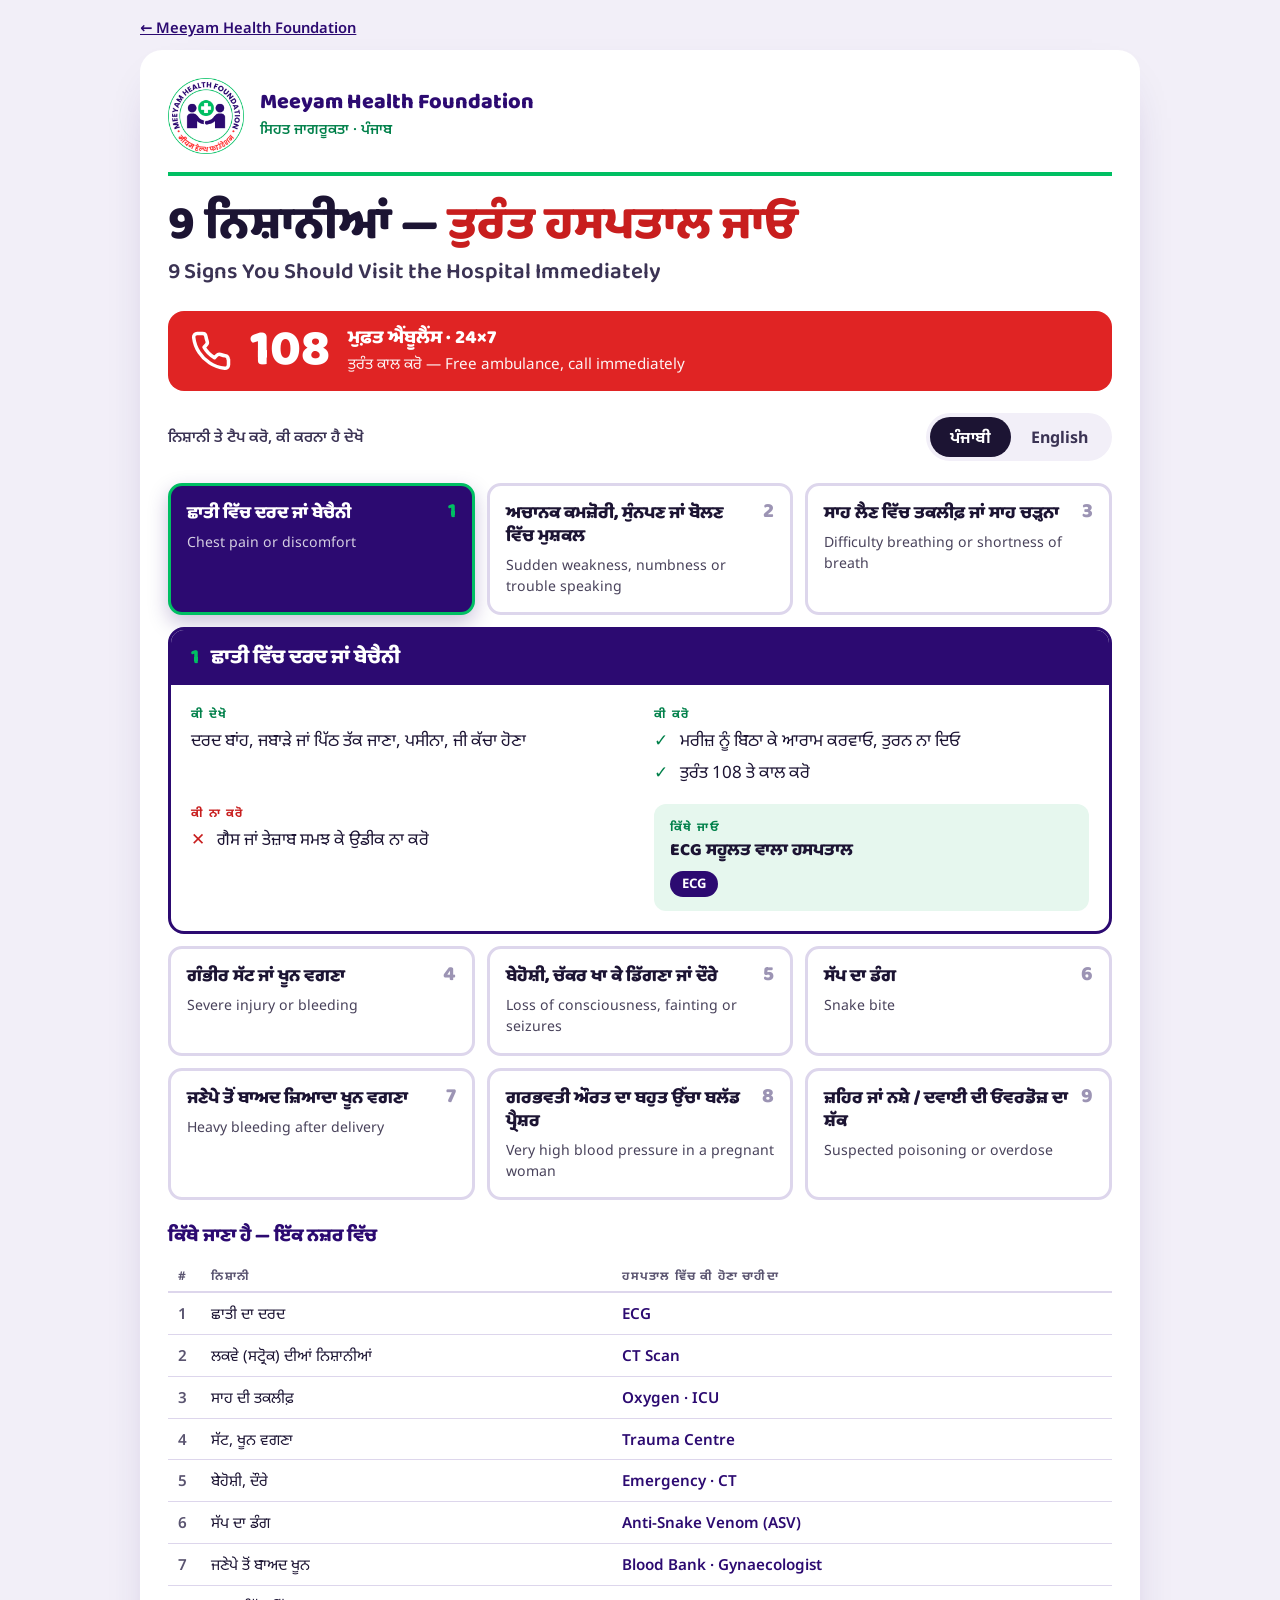
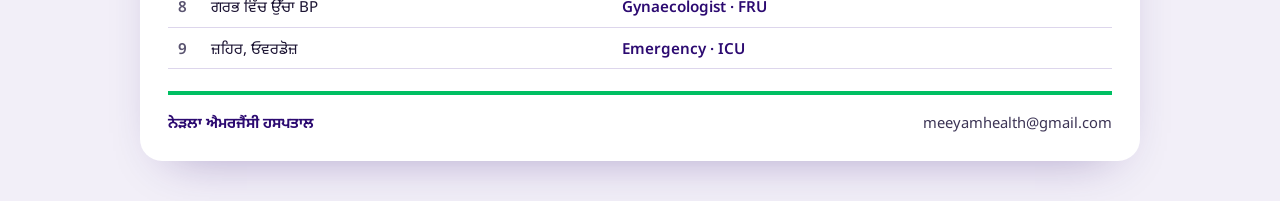
<file: emergency-signs.html>
<!doctype html>
<html lang="pa">
<head>
<meta charset="utf-8">
<meta name="viewport" content="width=device-width, initial-scale=1, viewport-fit=cover">
<title>9 Emergency Signs | Meeyam Health Foundation</title>
<link rel="canonical" href="https://meeyamhealth.org/emergency-signs.html">
<link rel="icon" href="/favicon.ico" sizes="48x48">
<meta name="description" content="9 signs you should visit the hospital immediately — a Punjabi and English guide from Meeyam Health Foundation. Call 108 for a free ambulance.">
<meta name="theme-color" content="#2C0A71">
<link rel="preconnect" href="https://fonts.googleapis.com">
<link rel="preconnect" href="https://fonts.gstatic.com" crossorigin>
<link rel="stylesheet" href="https://fonts.googleapis.com/css2?family=Baloo+Paaji+2:wght@600;800&family=Noto+Sans+Gurmukhi:wght@400;600&family=Noto+Sans:wght@400;600;700&display=swap">
<style>
/* A single printed-poster look in both themes: white board on a pale indigo ground. */
:root{
  --indigo:#2C0A71;--indigo-2:#1C1433;--green:#00BF63;--green-ink:#00804A;--red:#E02424;--red-ink:#C81E1E;
  --ground:#F2EFF8;--card:#FFFFFF;--line:#DDD6EC;--muted:#5A5470;--ink:#1C1433;--soft-green:#E6F7EE;
  --display:"Baloo Paaji 2","Noto Sans Gurmukhi","Noto Sans",system-ui,sans-serif;
  --body:"Noto Sans","Noto Sans Gurmukhi",system-ui,sans-serif;
  color-scheme:light;
}
*{box-sizing:border-box}
html,body{margin:0}
body{background:var(--ground);color:var(--ink);font-family:var(--body);font-size:17px;line-height:1.5;padding-inline:16px;padding-block:16px 40px}
.board{max-width:1000px;margin-inline:auto;background:var(--card);border-radius:22px;padding:28px;box-shadow:0 20px 50px -30px rgba(44,10,113,.45);display:grid;gap:22px}
@media (max-width:600px){body{padding-inline:12px}.board{padding:18px;border-radius:16px;gap:18px}}
:focus-visible{outline:3px solid var(--green);outline-offset:3px}

header.top{display:flex;align-items:center;gap:16px;padding-bottom:18px;border-bottom:4px solid var(--green)}
header.top img{width:76px;height:76px;flex:none}
.org b{display:block;font-family:var(--display);font-weight:800;font-size:1.35rem;color:var(--indigo);line-height:1.1}
.org span{font-size:.9rem;font-weight:600;color:var(--green-ink)}
@media (max-width:600px){header.top img{width:56px;height:56px}.org b{font-size:1.1rem}.org span{font-size:.8rem}}

h1{margin:0;font-family:var(--display);font-weight:800;font-size:clamp(1.9rem,5.6vw,3rem);line-height:1.12;color:var(--indigo-2);text-wrap:balance}
h1 em{font-style:normal;color:var(--red-ink)}
.sub{margin:4px 0 0;font-family:var(--display);font-weight:600;font-size:clamp(1.05rem,2.8vw,1.4rem);color:#3B3354}

.amb{display:flex;align-items:center;gap:18px;background:var(--red);color:#fff;border-radius:16px;padding:14px 22px;text-decoration:none}
.amb svg{flex:none;width:42px;height:42px}
.amb .n{font-family:var(--display);font-weight:800;font-size:3.2rem;line-height:1}
.amb .t b{display:block;font-family:var(--display);font-weight:800;font-size:1.2rem;line-height:1.2}
.amb .t span{font-size:.95rem;opacity:.95}
@media (max-width:600px){.amb{gap:12px;padding:12px 16px}.amb svg{width:30px;height:30px}.amb .n{font-size:2.4rem}.amb .t b{font-size:1rem}.amb .t span{font-size:.82rem}}

.bar{display:flex;flex-wrap:wrap;align-items:center;justify-content:space-between;gap:12px}
.hint{font-weight:600;color:#3B3354;font-size:.95rem}
.toggle{display:inline-flex;background:var(--ground);border-radius:999px;padding:4px}
.toggle button{all:unset;cursor:pointer;padding:8px 20px;border-radius:999px;font-weight:700;font-size:1rem;color:#3B3354;font-family:var(--body)}
.toggle button[aria-pressed="true"]{background:var(--indigo-2);color:#fff}
.toggle button:focus-visible{outline:3px solid var(--green)}

.grid{list-style:none;margin:0;padding:0;display:grid;grid-template-columns:repeat(3,minmax(0,1fr));gap:12px}
@media (max-width:760px){.grid{grid-template-columns:repeat(2,minmax(0,1fr))}}
@media (max-width:440px){.grid{grid-template-columns:1fr}}
.sign{all:unset;box-sizing:border-box;cursor:pointer;width:100%;height:100%;display:grid;grid-template-columns:1fr auto;align-content:start;gap:6px 10px;padding:16px;border-radius:14px;background:#fff;border:3px solid var(--line);color:var(--ink);font-family:var(--body)}
.sign:hover{border-color:#B9AEDA}
.sign[aria-expanded="true"]{background:var(--indigo);color:#fff;border-color:var(--green);box-shadow:0 8px 20px rgba(44,10,113,.25)}
.sign .k{font-family:var(--display);font-weight:800;font-size:1.12rem;line-height:1.3}
.sign .e{grid-column:1/-1;font-size:.88rem;opacity:.8}
.sign .num{font-family:var(--display);font-weight:800;font-size:1.3rem;color:#9C94B4;line-height:1}
.sign[aria-expanded="true"] .num{color:var(--green)}
.sign:focus-visible{outline:3px solid var(--green);outline-offset:2px}
@media (max-width:440px){.sign{padding:12px 14px}.sign .e{display:none}}

.detail{grid-column:1/-1;border:3px solid var(--indigo);border-radius:16px;overflow:hidden;background:#fff}
.detail h2{margin:0;background:var(--indigo);color:#fff;padding:14px 20px;font-family:var(--display);font-weight:800;font-size:1.3rem;line-height:1.3;display:flex;gap:12px}
.detail h2 span{color:var(--green)}
.dgrid{display:grid;grid-template-columns:1fr 1fr;gap:20px 28px;padding:20px}
@media (max-width:600px){.dgrid{grid-template-columns:1fr;padding:16px;gap:16px}}
.lbl{font-size:.75rem;font-weight:700;letter-spacing:.12em;text-transform:uppercase;margin-bottom:4px}
.lbl.look{color:var(--green-ink)}.lbl.do{color:var(--green-ink)}.lbl.dont{color:var(--red-ink)}.lbl.where{color:var(--green-ink)}
.dgrid p{margin:0}
.dgrid ul{list-style:none;margin:0;padding:0;display:grid;gap:6px}
.dgrid li{display:grid;grid-template-columns:20px 1fr;gap:6px}
.dgrid li::before{content:"✓";color:var(--green-ink);font-weight:800}
.dont-t{display:grid;grid-template-columns:20px 1fr;gap:6px}
.dont-t::before{content:"✕";color:var(--red-ink);font-weight:800}
.where-box{background:var(--soft-green);border-radius:12px;padding:14px 16px}
.where-box p{font-family:var(--display);font-weight:800;font-size:1.1rem;line-height:1.3}
.tag{display:inline-block;margin-top:8px;background:var(--indigo);color:#fff;border-radius:999px;padding:3px 12px;font-size:.82rem;font-weight:700}

.glance h3{margin:0 0 10px;font-family:var(--display);font-weight:800;font-size:1.2rem;color:var(--indigo)}
.tbl{overflow-x:auto}
.glance table{width:100%;border-collapse:collapse;font-size:.95rem}
.glance th{text-align:left;font-size:.75rem;letter-spacing:.1em;text-transform:uppercase;color:var(--muted);padding:6px 10px;border-bottom:2px solid var(--line)}
.glance td{padding:9px 10px;border-bottom:1px solid var(--line);vertical-align:top}
.glance td:first-child{font-weight:600;font-variant-numeric:tabular-nums;width:2.2em;color:var(--muted)}
.glance td:last-child{font-weight:600;color:var(--indigo)}

footer.f{display:flex;flex-wrap:wrap;justify-content:space-between;gap:8px 20px;padding-top:16px;border-top:4px solid var(--green);font-size:.92rem;color:#3B3354}
footer.f b{color:var(--indigo)}
footer.f a{color:var(--indigo)}
.back{max-width:1000px;margin:0 auto 12px;font-size:.92rem}
.back a{color:var(--indigo);font-weight:600}
@media (prefers-reduced-motion:reduce){*{scroll-behavior:auto!important}}
</style>
</head>
<body>
<p class="back"><a href="index.html">← Meeyam Health Foundation</a></p>
<main class="board">
  <header class="top">
    <img src="[data-uri]" alt="Meeyam Health Foundation emblem">
    <div class="org"><b>Meeyam Health Foundation</b><span data-i18n="tagline">ਸਿਹਤ ਜਾਗਰੂਕਤਾ · Health Awareness · Punjab</span></div>
  </header>

  <div>
    <h1 data-i18n="h1">9 ਨਿਸ਼ਾਨੀਆਂ — <em>ਤੁਰੰਤ ਹਸਪਤਾਲ ਜਾਓ</em></h1>
    <p class="sub" data-i18n="sub">9 Signs You Should Visit the Hospital Immediately</p>
  </div>

  <a class="amb" href="tel:108" aria-label="Call 108 for a free ambulance">
    <svg viewBox="0 0 24 24" fill="none" stroke="#fff" stroke-width="2" stroke-linecap="round" stroke-linejoin="round" aria-hidden="true"><path d="M22 16.9v3a2 2 0 0 1-2.2 2 19.8 19.8 0 0 1-8.6-3.1 19.5 19.5 0 0 1-6-6A19.8 19.8 0 0 1 2.1 4.2 2 2 0 0 1 4.1 2h3a2 2 0 0 1 2 1.7c.1.9.4 1.8.7 2.7a2 2 0 0 1-.5 2.1L8 9.8a16 16 0 0 0 6 6l1.3-1.3a2 2 0 0 1 2.1-.5c.9.3 1.8.6 2.7.7a2 2 0 0 1 1.7 2z"/></svg>
    <span class="n">108</span>
    <span class="t"><b data-i18n="amb1">ਮੁਫ਼ਤ ਐਂਬੂਲੈਂਸ · 24×7</b><span data-i18n="amb2">Free emergency ambulance — call immediately</span></span>
  </a>

  <div class="bar">
    <span class="hint" data-i18n="hint">ਨਿਸ਼ਾਨੀ ਤੇ ਟੈਪ ਕਰੋ · Tap a sign to see what to do</span>
    <div class="toggle" role="group" aria-label="Language">
      <button type="button" id="b-pa" aria-pressed="true" lang="pa">ਪੰਜਾਬੀ</button>
      <button type="button" id="b-en" aria-pressed="false" lang="en">English</button>
    </div>
  </div>

  <ul class="grid" id="grid"></ul>

  <section class="glance" aria-labelledby="g-h">
    <h3 id="g-h" data-i18n="glance">ਕਿੱਥੇ ਜਾਣਾ ਹੈ — ਇੱਕ ਨਜ਼ਰ ਵਿੱਚ</h3>
    <div class="tbl"><table>
      <thead><tr><th>#</th><th data-i18n="th1">ਨਿਸ਼ਾਨੀ</th><th data-i18n="th2">ਹਸਪਤਾਲ ਵਿੱਚ ਕੀ ਹੋਣਾ ਚਾਹੀਦਾ</th></tr></thead>
      <tbody id="glance"></tbody>
    </table></div>
  </section>

  <footer class="f">
    <span><b data-i18n="near">ਨੇੜਲਾ ਐਮਰਜੈਂਸੀ ਹਸਪਤਾਲ · Nearest emergency hospital</b></span>
    <span>meeyamhealth@gmail.com</span>
  </footer>
</main>

<script>
var S = [{"tag": "ECG", "en": {"t": "Chest pain or discomfort", "look": "Pressure or pain spreading to the arm, jaw or back; sweating; nausea", "d": ["Make the person sit and rest — no walking or exertion", "Call 108 immediately"], "dont": "Don’t dismiss it as gas or acidity and wait", "where": "Hospital with ECG facility", "g": "Chest pain"}, "pa": {"t": "ਛਾਤੀ ਵਿੱਚ ਦਰਦ ਜਾਂ ਬੇਚੈਨੀ", "look": "ਦਰਦ ਬਾਂਹ, ਜਬਾੜੇ ਜਾਂ ਪਿੱਠ ਤੱਕ ਜਾਣਾ, ਪਸੀਨਾ, ਜੀ ਕੱਚਾ ਹੋਣਾ", "d": ["ਮਰੀਜ਼ ਨੂੰ ਬਿਠਾ ਕੇ ਆਰਾਮ ਕਰਵਾਓ, ਤੁਰਨ ਨਾ ਦਿਓ", "ਤੁਰੰਤ 108 ਤੇ ਕਾਲ ਕਰੋ"], "dont": "ਗੈਸ ਜਾਂ ਤੇਜ਼ਾਬ ਸਮਝ ਕੇ ਉਡੀਕ ਨਾ ਕਰੋ", "where": "ECG ਸਹੂਲਤ ਵਾਲਾ ਹਸਪਤਾਲ", "g": "ਛਾਤੀ ਦਾ ਦਰਦ"}}, {"tag": "CT Scan", "en": {"t": "Sudden weakness, numbness or trouble speaking", "look": "Face drooping, one arm or leg weak, slurred speech — note the time it started", "d": ["Every minute counts — treatment works best in the first few hours", "Call 108"], "dont": "Don’t give food, water or medicine by mouth", "where": "Hospital with CT scan facility", "g": "Stroke signs"}, "pa": {"t": "ਅਚਾਨਕ ਕਮਜ਼ੋਰੀ, ਸੁੰਨਪਣ ਜਾਂ ਬੋਲਣ ਵਿੱਚ ਮੁਸ਼ਕਲ", "look": "ਚਿਹਰਾ ਟੇਢਾ, ਇੱਕ ਬਾਂਹ ਜਾਂ ਲੱਤ ਕਮਜ਼ੋਰ, ਬੋਲੀ ਥਥਲਾਉਣਾ — ਸ਼ੁਰੂ ਹੋਣ ਦਾ ਸਮਾਂ ਨੋਟ ਕਰੋ", "d": ["ਹਰ ਮਿੰਟ ਕੀਮਤੀ ਹੈ — ਪਹਿਲੇ ਕੁਝ ਘੰਟਿਆਂ ਵਿੱਚ ਇਲਾਜ ਸਭ ਤੋਂ ਵੱਧ ਅਸਰਦਾਰ", "108 ਤੇ ਕਾਲ ਕਰੋ"], "dont": "ਮੂੰਹ ਰਾਹੀਂ ਖਾਣਾ, ਪਾਣੀ ਜਾਂ ਦਵਾਈ ਨਾ ਦਿਓ", "where": "CT ਸਕੈਨ ਸਹੂਲਤ ਵਾਲਾ ਹਸਪਤਾਲ", "g": "ਲਕਵੇ (ਸਟ੍ਰੋਕ) ਦੀਆਂ ਨਿਸ਼ਾਨੀਆਂ"}}, {"tag": "Oxygen · ICU", "en": {"t": "Difficulty breathing or shortness of breath", "look": "Gasping, lips or nails turning blue, unable to speak full sentences", "d": ["Keep the person sitting upright; loosen tight clothing", "Move to fresh air, away from smoke, dust or stubble-burning smoke"], "dont": "Don’t make them lie flat", "where": "Hospital with oxygen and emergency / ICU care", "g": "Breathing difficulty"}, "pa": {"t": "ਸਾਹ ਲੈਣ ਵਿੱਚ ਤਕਲੀਫ਼ ਜਾਂ ਸਾਹ ਚੜ੍ਹਨਾ", "look": "ਸਾਹ ਫੁੱਲਣਾ, ਬੁੱਲ੍ਹ ਜਾਂ ਨਹੁੰ ਨੀਲੇ ਹੋਣਾ, ਪੂਰਾ ਵਾਕ ਨਾ ਬੋਲ ਸਕਣਾ", "d": ["ਮਰੀਜ਼ ਨੂੰ ਸਿੱਧਾ ਬਿਠਾਓ, ਤੰਗ ਕੱਪੜੇ ਢਿੱਲੇ ਕਰੋ", "ਧੂੰਏਂ, ਧੂੜ ਜਾਂ ਪਰਾਲੀ ਦੇ ਧੂੰਏਂ ਤੋਂ ਦੂਰ ਖੁੱਲ੍ਹੀ ਹਵਾ ਵਿੱਚ ਲੈ ਜਾਓ"], "dont": "ਸਿੱਧਾ ਲੰਮਾ ਨਾ ਪਾਓ", "where": "ਆਕਸੀਜਨ ਅਤੇ ਐਮਰਜੈਂਸੀ / ICU ਵਾਲਾ ਹਸਪਤਾਲ", "g": "ਸਾਹ ਦੀ ਤਕਲੀਫ਼"}}, {"tag": "Trauma Centre", "en": {"t": "Severe injury or bleeding", "look": "Road accident, fall, thresher or chaff-cutter injury, bleeding that won’t stop", "d": ["Press firmly on the wound with a clean cloth", "If a neck or back injury is possible, keep the person still"], "dont": "Don’t put mud, ash or haldi on the wound", "where": "Trauma centre / hospital with surgeon and blood bank", "g": "Injury, bleeding"}, "pa": {"t": "ਗੰਭੀਰ ਸੱਟ ਜਾਂ ਖੂਨ ਵਗਣਾ", "look": "ਸੜਕ ਹਾਦਸਾ, ਡਿੱਗਣਾ, ਥਰੈਸ਼ਰ ਜਾਂ ਟੋਕੇ ਦੀ ਸੱਟ, ਨਾ ਰੁਕਣ ਵਾਲਾ ਖੂਨ", "d": ["ਸਾਫ਼ ਕੱਪੜੇ ਨਾਲ ਜ਼ਖ਼ਮ ਤੇ ਜ਼ੋਰ ਨਾਲ ਦਬਾਓ", "ਗਰਦਨ ਜਾਂ ਰੀੜ੍ਹ ਦੀ ਸੱਟ ਦਾ ਸ਼ੱਕ ਹੋਵੇ ਤਾਂ ਮਰੀਜ਼ ਨੂੰ ਹਿਲਾਓ ਨਾ"], "dont": "ਜ਼ਖ਼ਮ ਤੇ ਮਿੱਟੀ, ਸੁਆਹ ਜਾਂ ਹਲਦੀ ਨਾ ਲਾਓ", "where": "ਟਰੌਮਾ ਸੈਂਟਰ / ਸਰਜਨ ਅਤੇ ਬਲੱਡ ਬੈਂਕ ਵਾਲਾ ਹਸਪਤਾਲ", "g": "ਸੱਟ, ਖੂਨ ਵਗਣਾ"}}, {"tag": "Emergency · CT", "en": {"t": "Loss of consciousness, fainting or seizures", "look": "Not responding, collapsed, or jerking movements of the body", "d": ["Turn the person on their side", "Move sharp objects away; note how long the fit lasts"], "dont": "Don’t put anything in the mouth or make them smell a shoe or onion", "where": "Hospital with emergency, CT scan and physician", "g": "Unconscious, fits"}, "pa": {"t": "ਬੇਹੋਸ਼ੀ, ਚੱਕਰ ਖਾ ਕੇ ਡਿੱਗਣਾ ਜਾਂ ਦੌਰੇ", "look": "ਹੋਸ਼ ਨਾ ਹੋਣਾ, ਡਿੱਗ ਪੈਣਾ ਜਾਂ ਸਰੀਰ ਦਾ ਝਟਕੇ ਖਾਣਾ", "d": ["ਮਰੀਜ਼ ਨੂੰ ਇੱਕ ਪਾਸੇ ਕਰਵਟ ਦੇ ਕੇ ਲਿਟਾਓ", "ਤਿੱਖੀਆਂ ਚੀਜ਼ਾਂ ਹਟਾਓ; ਦੌਰਾ ਕਿੰਨਾ ਸਮਾਂ ਰਿਹਾ, ਨੋਟ ਕਰੋ"], "dont": "ਮੂੰਹ ਵਿੱਚ ਕੁਝ ਨਾ ਪਾਓ, ਜੁੱਤੀ ਜਾਂ ਪਿਆਜ਼ ਨਾ ਸੁੰਘਾਓ", "where": "ਐਮਰਜੈਂਸੀ, CT ਸਕੈਨ ਅਤੇ ਡਾਕਟਰ ਵਾਲਾ ਹਸਪਤਾਲ", "g": "ਬੇਹੋਸ਼ੀ, ਦੌਰੇ"}}, {"tag": "Anti-Snake Venom (ASV)", "en": {"t": "Snake bite", "look": "Fang marks, swelling, drowsiness, drooping eyelids, bleeding gums — common in paddy fields", "d": ["Stay calm and keep the bitten limb still", "Remove rings, bangles and tight clothing"], "dont": "No cutting, sucking, tight tying or jhaad-phoonk — go straight to hospital", "where": "Hospital with Anti-Snake Venom (ASV)", "g": "Snake bite"}, "pa": {"t": "ਸੱਪ ਦਾ ਡੰਗ", "look": "ਦੰਦਾਂ ਦੇ ਨਿਸ਼ਾਨ, ਸੋਜ, ਨੀਂਦ ਆਉਣੀ, ਪਲਕਾਂ ਡਿੱਗਣੀਆਂ, ਮਸੂੜਿਆਂ ਤੋਂ ਖੂਨ — ਝੋਨੇ ਦੇ ਖੇਤਾਂ ਵਿੱਚ ਆਮ", "d": ["ਸ਼ਾਂਤ ਰਹੋ, ਡੰਗੇ ਹੋਏ ਅੰਗ ਨੂੰ ਹਿਲਾਓ ਨਾ", "ਮੁੰਦਰੀ, ਚੂੜੀਆਂ ਅਤੇ ਤੰਗ ਕੱਪੜੇ ਉਤਾਰ ਦਿਓ"], "dont": "ਚੀਰਾ, ਚੂਸਣਾ, ਕੱਸ ਕੇ ਬੰਨ੍ਹਣਾ ਜਾਂ ਝਾੜ-ਫੂਕ ਨਹੀਂ — ਸਿੱਧੇ ਹਸਪਤਾਲ ਜਾਓ", "where": "ਐਂਟੀ-ਸਨੇਕ ਵੈਨਮ (ASV) ਵਾਲਾ ਹਸਪਤਾਲ", "g": "ਸੱਪ ਦਾ ਡੰਗ"}}, {"tag": "Blood Bank · Gynaecologist", "en": {"t": "Heavy bleeding after delivery", "look": "Soaking more than one pad in an hour, large clots, dizziness, fainting", "d": ["Lay her down with legs raised", "Call 108 or your ASHA worker at once"], "dont": "Don’t wait at home for the bleeding to stop", "where": "FRU / District Hospital with blood bank and gynaecologist", "g": "Bleeding after delivery"}, "pa": {"t": "ਜਣੇਪੇ ਤੋਂ ਬਾਅਦ ਜ਼ਿਆਦਾ ਖੂਨ ਵਗਣਾ", "look": "ਇੱਕ ਘੰਟੇ ਵਿੱਚ ਇੱਕ ਤੋਂ ਵੱਧ ਪੈਡ ਭਿੱਜਣਾ, ਵੱਡੇ ਥੱਕੇ, ਚੱਕਰ ਆਉਣਾ, ਬੇਹੋਸ਼ੀ", "d": ["ਲਿਟਾ ਕੇ ਲੱਤਾਂ ਉੱਚੀਆਂ ਰੱਖੋ", "ਤੁਰੰਤ 108 ਜਾਂ ਆਸ਼ਾ ਵਰਕਰ ਨੂੰ ਬੁਲਾਓ"], "dont": "ਖੂਨ ਰੁਕਣ ਦੀ ਉਡੀਕ ਵਿੱਚ ਘਰ ਨਾ ਬੈਠੋ", "where": "ਬਲੱਡ ਬੈਂਕ ਅਤੇ ਇਸਤਰੀ ਰੋਗ ਮਾਹਿਰ ਵਾਲਾ FRU / ਜ਼ਿਲ੍ਹਾ ਹਸਪਤਾਲ", "g": "ਜਣੇਪੇ ਤੋਂ ਬਾਅਦ ਖੂਨ"}}, {"tag": "Gynaecologist · FRU", "en": {"t": "Very high blood pressure in a pregnant woman", "look": "Severe headache, blurred vision, swelling of face and hands, upper belly pain, fits", "d": ["Get BP checked — 140/90 or above needs a doctor today", "If fits occur, turn her on her side and call 108"], "dont": "Don’t ignore headache or swelling as “normal in pregnancy”", "where": "FRU / District Hospital with gynaecologist", "g": "High BP in pregnancy"}, "pa": {"t": "ਗਰਭਵਤੀ ਔਰਤ ਦਾ ਬਹੁਤ ਉੱਚਾ ਬਲੱਡ ਪ੍ਰੈਸ਼ਰ", "look": "ਤੇਜ਼ ਸਿਰ ਦਰਦ, ਧੁੰਦਲਾ ਦਿਸਣਾ, ਚਿਹਰੇ ਤੇ ਹੱਥਾਂ ਤੇ ਸੋਜ, ਪੇਟ ਦੇ ਉੱਪਰਲੇ ਹਿੱਸੇ ਵਿੱਚ ਦਰਦ, ਦੌਰੇ", "d": ["BP ਚੈੱਕ ਕਰਵਾਓ — 140/90 ਜਾਂ ਵੱਧ ਹੋਵੇ ਤਾਂ ਅੱਜ ਹੀ ਡਾਕਟਰ ਕੋਲ ਜਾਓ", "ਦੌਰਾ ਪਏ ਤਾਂ ਕਰਵਟ ਦੇ ਕੇ ਲਿਟਾਓ ਅਤੇ 108 ਤੇ ਕਾਲ ਕਰੋ"], "dont": "ਸਿਰ ਦਰਦ ਜਾਂ ਸੋਜ ਨੂੰ “ਗਰਭ ਵਿੱਚ ਆਮ” ਸਮਝ ਕੇ ਅਣਡਿੱਠਾ ਨਾ ਕਰੋ", "where": "ਇਸਤਰੀ ਰੋਗ ਮਾਹਿਰ ਵਾਲਾ FRU / ਜ਼ਿਲ੍ਹਾ ਹਸਪਤਾਲ", "g": "ਗਰਭ ਵਿੱਚ ਉੱਚਾ BP"}}, {"tag": "Emergency · ICU", "en": {"t": "Suspected poisoning or overdose", "look": "Pesticide smell, vomiting, frothing, pinpoint pupils, very slow breathing, empty pill or chemical bottle, drug (chitta) overdose", "d": ["Take the bottle, packet or label with you to hospital", "Pesticide on skin: remove clothes, wash skin with soap and water"], "dont": "Don’t force vomiting or give milk or salt water", "where": "Nearest hospital emergency with ventilator / ICU", "g": "Poisoning, overdose"}, "pa": {"t": "ਜ਼ਹਿਰ ਜਾਂ ਨਸ਼ੇ / ਦਵਾਈ ਦੀ ਓਵਰਡੋਜ਼ ਦਾ ਸ਼ੱਕ", "look": "ਕੀਟਨਾਸ਼ਕ ਦੀ ਬੋ, ਉਲਟੀਆਂ, ਮੂੰਹ ਵਿੱਚੋਂ ਝੱਗ, ਅੱਖਾਂ ਦੀ ਪੁਤਲੀ ਬਹੁਤ ਛੋਟੀ, ਬਹੁਤ ਹੌਲਾ ਸਾਹ, ਖਾਲੀ ਗੋਲੀਆਂ ਜਾਂ ਸ਼ੀਸ਼ੀ, ਚਿੱਟੇ ਦੀ ਓਵਰਡੋਜ਼", "d": ["ਸ਼ੀਸ਼ੀ, ਪੈਕੇਟ ਜਾਂ ਲੇਬਲ ਨਾਲ ਹਸਪਤਾਲ ਲੈ ਕੇ ਜਾਓ", "ਚਮੜੀ ਤੇ ਕੀਟਨਾਸ਼ਕ ਲੱਗਾ ਹੋਵੇ ਤਾਂ ਕੱਪੜੇ ਉਤਾਰੋ, ਸਾਬਣ-ਪਾਣੀ ਨਾਲ ਧੋਵੋ"], "dont": "ਜ਼ਬਰਦਸਤੀ ਉਲਟੀ ਨਾ ਕਰਵਾਓ, ਦੁੱਧ ਜਾਂ ਲੂਣ ਵਾਲਾ ਪਾਣੀ ਨਾ ਦਿਓ", "where": "ਵੈਂਟੀਲੇਟਰ / ICU ਵਾਲੀ ਨੇੜਲੀ ਹਸਪਤਾਲ ਐਮਰਜੈਂਸੀ", "g": "ਜ਼ਹਿਰ, ਓਵਰਡੋਜ਼"}}];
var T = {
  pa:{tagline:'ਸਿਹਤ ਜਾਗਰੂਕਤਾ · ਪੰਜਾਬ',h1:'9 ਨਿਸ਼ਾਨੀਆਂ — <em>ਤੁਰੰਤ ਹਸਪਤਾਲ ਜਾਓ</em>',sub:'9 Signs You Should Visit the Hospital Immediately',amb1:'ਮੁਫ਼ਤ ਐਂਬੂਲੈਂਸ · 24×7',amb2:'ਤੁਰੰਤ ਕਾਲ ਕਰੋ — Free ambulance, call immediately',hint:'ਨਿਸ਼ਾਨੀ ਤੇ ਟੈਪ ਕਰੋ, ਕੀ ਕਰਨਾ ਹੈ ਦੇਖੋ',glance:'ਕਿੱਥੇ ਜਾਣਾ ਹੈ — ਇੱਕ ਨਜ਼ਰ ਵਿੱਚ',th1:'ਨਿਸ਼ਾਨੀ',th2:'ਹਸਪਤਾਲ ਵਿੱਚ ਕੀ ਹੋਣਾ ਚਾਹੀਦਾ',near:'ਨੇੜਲਾ ਐਮਰਜੈਂਸੀ ਹਸਪਤਾਲ',
      look:'ਕੀ ਦੇਖੋ',doo:'ਕੀ ਕਰੋ',dont:'ਕੀ ਨਾ ਕਰੋ',where:'ਕਿੱਥੇ ਜਾਓ'},
  en:{tagline:'Health Awareness · Punjab',h1:'9 Signs — <em>Go to the Hospital Now</em>',sub:'ਤੁਰੰਤ ਹਸਪਤਾਲ ਜਾਣ ਦੀਆਂ 9 ਨਿਸ਼ਾਨੀਆਂ',amb1:'Free Emergency Ambulance · 24×7',amb2:'Call immediately',hint:'Tap a sign to see what to do',glance:'Where to go — at a glance',th1:'Sign',th2:'Hospital should have',near:'Nearest emergency hospital',
      look:'Look for',doo:'Do',dont:'Don’t',where:'Where to go'}
};
var lang='pa', sel=0, grid=document.getElementById('grid');
function esc(x){return String(x).replace(/[&<>"]/g,function(c){return {'&':'&amp;','<':'&lt;','>':'&gt;','"':'&quot;'}[c]})}
function cols(){return getComputedStyle(grid).gridTemplateColumns.split(' ').length}
function render(scroll){
  var L=T[lang], other=lang==='pa'?'en':'pa';
  document.documentElement.lang=lang;
  document.querySelectorAll('[data-i18n]').forEach(function(el){el.innerHTML=L[el.getAttribute('data-i18n')]});
  document.getElementById('b-pa').setAttribute('aria-pressed',lang==='pa');
  document.getElementById('b-en').setAttribute('aria-pressed',lang==='en');
  var html='', c=cols(), rowEnd=Math.min(S.length-1, Math.floor(sel/c)*c+c-1);
  S.forEach(function(s,i){
    var t=s[lang], o=s[other], on=i===sel;
    html+='<li><button type="button" class="sign" id="s'+i+'" aria-expanded="'+on+'" aria-controls="detail"><span class="k">'+esc(t.t)+'</span><span class="num">'+(i+1)+'</span><span class="e" lang="'+other+'">'+esc(o.t)+'</span></button></li>';
    if(i===rowEnd){
      var d=S[sel][lang];
      html+='<li class="detail" id="detail" aria-live="polite"><h2><span>'+(sel+1)+'</span>'+esc(d.t)+'</h2><div class="dgrid">'+
        '<div><div class="lbl look">'+L.look+'</div><p>'+esc(d.look)+'</p></div>'+
        '<div><div class="lbl do">'+L.doo+'</div><ul>'+d.d.map(function(x){return '<li>'+esc(x)+'</li>'}).join('')+'</ul></div>'+
        '<div><div class="lbl dont">'+L.dont+'</div><p class="dont-t">'+esc(d.dont)+'</p></div>'+
        '<div class="where-box"><div class="lbl where">'+L.where+'</div><p>'+esc(d.where)+'</p><span class="tag">'+esc(S[sel].tag)+'</span></div>'+
      '</div></li>';
    }
  });
  grid.innerHTML=html;
  grid.querySelectorAll('.sign').forEach(function(b,i){b.addEventListener('click',function(){sel=i;render(true);var n=document.getElementById('s'+i);n&&n.focus({preventScroll:true});})});
  if(scroll){var dt=document.getElementById('detail');var r=dt.getBoundingClientRect();if(r.bottom>innerHeight||r.top<0){dt.scrollIntoView({behavior:matchMedia('(prefers-reduced-motion: reduce)').matches?'auto':'smooth',block:'nearest'})}}
  document.getElementById('glance').innerHTML=S.map(function(s,i){return '<tr><td>'+(i+1)+'</td><td>'+esc(s[lang].g)+'</td><td>'+esc(s.tag)+'</td></tr>'}).join('');
}
document.getElementById('b-pa').addEventListener('click',function(){lang='pa';render()});
document.getElementById('b-en').addEventListener('click',function(){lang='en';render()});
var lastCols=0; addEventListener('resize',function(){var c=cols();if(c!==lastCols){lastCols=c;render()}});
render(); lastCols=cols();
</script>
</body>
</html>
</file>
